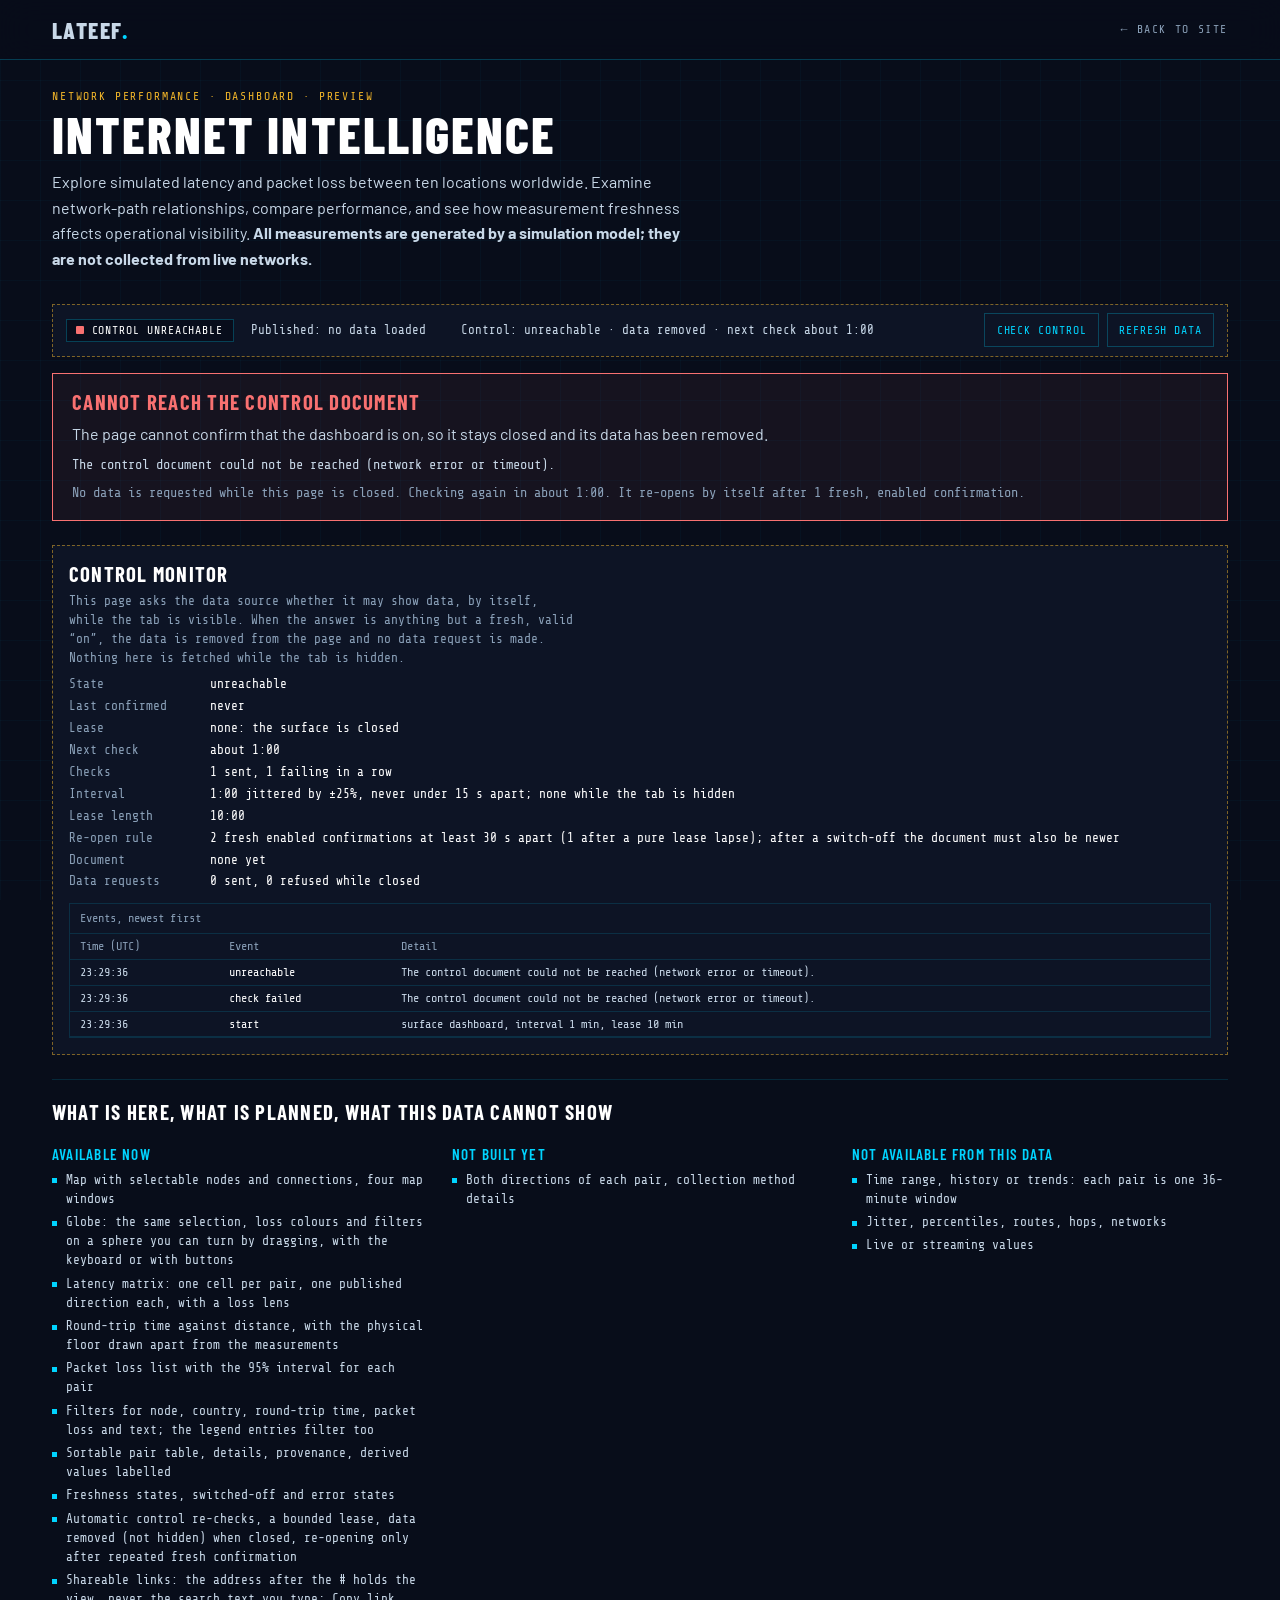
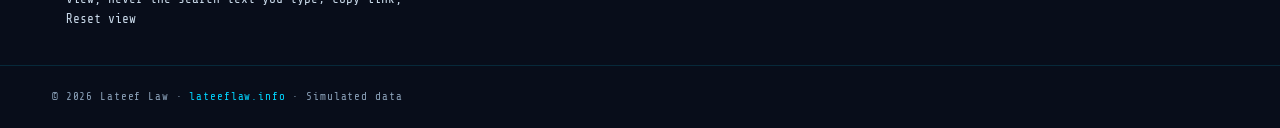
<file: intelligence/index.html>
<!DOCTYPE html>
<html lang="en" data-dash>
<head>
  <meta charset="UTF-8" />
  <meta name="viewport" content="width=device-width, initial-scale=1.0" />
  <title>Internet Intelligence | Lateef Law</title>
  <meta name="description" content="Interactive dashboard of simulated round-trip time and packet loss between ten locations worldwide. All measurements are generated by a simulation model, not collected from live networks." />
  <meta name="robots" content="noindex, nofollow" />
  <meta name="author" content="Lateef Law" />
  <link rel="preconnect" href="https://fonts.googleapis.com" />
  <link rel="preconnect" href="https://fonts.gstatic.com" crossorigin />
  <link href="https://fonts.googleapis.com/css2?family=Barlow+Condensed:wght@400;600;700;800&family=Barlow:wght@300;400;500;600&family=Share+Tech+Mono&display=swap" rel="stylesheet" />
  <link rel="icon" href="../favicon.svg" type="image/svg+xml" />
  <link rel="stylesheet" href="dash.css" />
  <script type="module" src="dash.js"></script>
</head>
<body data-phase="loading" data-sim="1" aria-busy="true">
  <a class="skip" href="#main">Skip to the dashboard</a>

  <nav id="navbar" aria-label="Site">
    <div class="container nav-inner">
      <a href="../index.html" class="nav-logo">LATEEF<span>.</span></a>
      <a href="../index.html#projects" class="nav-back">&larr; Back to Site</a>
    </div>
  </nav>

  <main id="main" class="container">
    <header class="head">
      <p class="kicker">Network performance &middot; Dashboard &middot; Preview</p>
      <h1>Internet Intelligence</h1>
      <p class="lede">Explore simulated latency and packet loss between ten locations worldwide. Examine network-path relationships, compare performance, and see how measurement freshness affects operational visibility. <strong>All measurements are generated by a simulation model; they are not collected from live networks.</strong></p>
    </header>

    <div id="banner" class="banner" role="note" hidden></div>

    <section id="status" class="status" aria-label="Data status">
      <span id="st-chip" class="chip tone-m" data-state="LOADING"><i class="dot"></i>LOADING</span>
      <span id="st-pub">Published: no data loaded</span>
      <span id="st-newest"></span>
      <span id="st-ctl">Control: not checked yet</span>
      <span class="status-actions">
        <button type="button" id="btn-check" class="btn small">Check control</button>
        <button type="button" id="btn-refresh" class="btn small">Refresh data</button>
      </span>
    </section>

    <section id="gate" class="gate" hidden><div id="gate-body"></div></section>

    <div id="app" hidden>
      <div id="dataonly">
        <section id="kpis" class="kpis" aria-label="Summary of all published pairs"></section>

        <form id="filters" class="filters" role="search" aria-label="Filter the pairs" autocomplete="off">
          <label class="fld">Node<select id="f-node"><option value="all">All nodes</option></select></label>
          <label class="fld">Country<select id="f-country"><option value="all">All countries</option></select></label>
          <label class="fld sm">RTT from (ms)<input id="f-rttmin" type="number" min="0" step="1" inputmode="decimal" placeholder="0" /></label>
          <label class="fld sm">RTT to (ms)<input id="f-rttmax" type="number" min="0" step="1" inputmode="decimal" placeholder="any" /></label>
          <label class="fld">Packet loss
            <select id="f-loss"><option value="any">Any</option><option value="lossy">Only pairs with loss</option><option value="clean">Only pairs without loss</option></select>
          </label>
          <label class="fld grow">Search<input id="f-text" type="search" maxlength="60" placeholder="city, country, id, quality" /></label>
          <button type="button" id="f-reset" class="btn">Reset filters</button>
          <output id="f-count" class="count" for="f-node f-country f-rttmin f-rttmax f-loss f-text" aria-live="polite"></output>
        </form>
        <div class="linkbar"><button type="button" id="btn-copy" class="btn small">Copy link</button><button type="button" id="btn-reset-view" class="btn small">Reset view</button><span id="link-note" class="count"></span><label class="fld grow" id="link-box" hidden>Link to this view<input id="link-text" type="text" readonly /></label></div>

        <div class="grid">
          <section class="card mapcard" aria-labelledby="map-h">
            <div class="cardhead"><h2 id="map-h">Map</h2>
              <div class="cardtools">
                <div id="viewsw" class="viewsw" role="group" aria-label="Choose how to see the pairs: flat map, globe, latency matrix, round-trip time against distance, or packet loss"><button type="button" id="v-map" class="btn small" aria-pressed="true" aria-label="Show the flat map">Map</button><button type="button" id="v-globe" class="btn small" aria-pressed="false" aria-label="Show the globe">Globe</button><button type="button" id="v-matrix" class="btn small" aria-pressed="false" aria-label="Show the latency matrix">Matrix</button><button type="button" id="v-dist" class="btn small" aria-pressed="false" aria-label="Show round-trip time against distance">Distance</button><button type="button" id="v-loss" class="btn small" aria-pressed="false" aria-label="Show the packet loss list">Loss</button></div>
                <div id="lenssw" class="viewsw" role="group" aria-label="Colour the matrix and the chart by" hidden><button type="button" id="l-rtt" class="btn small" aria-pressed="true" aria-label="Colour by round-trip time">By RTT</button><button type="button" id="l-loss" class="btn small" aria-pressed="false" aria-label="Colour by packet loss, the loss lens">By loss</button></div>
                <div id="zoombar" class="zoombar" role="group" aria-label="Map view"></div>
              </div>
            </div>
            <div id="framebar" class="framebar" hidden></div>
            <div id="mapwrap" class="mapwrap"><svg id="map" role="group" aria-label="Map" preserveAspectRatio="xMidYMid meet"></svg></div>
            <div id="globebox" hidden>
              <div id="globebar" class="framebar idle" data-mode="idle"></div>
              <div id="globectl" class="globectl"></div>
              <div id="globewrap" class="globewrap"><svg id="globe" role="group" tabindex="0" aria-label="Globe" aria-describedby="globe-help" preserveAspectRatio="xMidYMid meet"></svg></div>
              <p id="globe-help" class="sr">Arrow keys turn the globe and Home returns to the starting view. Every location can also be chosen with the buttons below the globe.</p>
            </div>
            <div id="stage" class="stage is-off">
              <div id="stagebar" class="framebar idle" data-mode="idle"></div>
              <div id="mxbox" class="is-off">
                <div class="stage-tools"><label class="fld">Order the locations<select id="mx-order"><option value="alpha">Alphabetical</option><option value="west">West to east</option><option value="rtt">Median round-trip time</option></select></label></div>
                <div id="mxwrap" class="mxwrap"></div>
              </div>
              <div id="scbox" hidden><div id="scwrap" class="scwrap"></div></div>
              <div id="lsbox" hidden><div id="lswrap" class="lswrap"></div></div>
            </div>
            <ul id="legend" class="legend" aria-label="Legend and filters"></ul>
            <div id="chips" class="chips" role="group" aria-label="Select a node"></div>
          </section>
          <aside id="inspector" class="card insp" aria-label="Details of the selection"></aside>
        </div>
      </div>

      <section class="card tabs" aria-label="Pairs, provenance and freshness">
        <div class="tablist" role="tablist" aria-label="Views">
          <button type="button" id="tab-pairs" role="tab" aria-controls="panel-pairs" aria-selected="true">Pairs</button>
          <button type="button" id="tab-prov" role="tab" aria-controls="panel-prov" aria-selected="false" tabindex="-1">Provenance</button>
          <button type="button" id="tab-fresh" role="tab" aria-controls="panel-fresh" aria-selected="false" tabindex="-1">Freshness</button>
        </div>
        <div id="panel-pairs" role="tabpanel" aria-labelledby="tab-pairs">
          <div class="sortbar"><label class="fld">Sort by<select id="sortSel"></select></label><button type="button" id="sortDir" class="btn small">Descending</button></div>
          <div class="tablewrap">
            <table id="pairs"><caption class="sr">Published pairs, one direction each, with round-trip time, packet loss, observation time, age, quality and distance. Column headers sort the table.</caption><thead><tr id="thead-row"></tr></thead><tbody id="tbody"></tbody></table>
          </div>
          <ul id="cards" class="cards" aria-label="Pairs"></ul>
        </div>
        <div id="panel-prov" role="tabpanel" aria-labelledby="tab-prov" class="panel" hidden></div>
        <div id="panel-fresh" role="tabpanel" aria-labelledby="tab-fresh" class="panel" hidden></div>
      </section>
    </div>

    <section id="ctl" class="card ctl" aria-labelledby="ctl-h">
      <h2 id="ctl-h">Control monitor</h2>
      <p class="ctl-intro">This page asks the data source whether it may show data, by itself, while the tab is visible. When the answer is anything but a fresh, valid &ldquo;on&rdquo;, the data is removed from the page and no data request is made. Nothing here is fetched while the tab is hidden.</p>
      <div id="ctl-body"></div>
    </section>

    <section id="limits" class="limits" aria-labelledby="limits-h">
      <h2 id="limits-h">What is here, what is planned, what this data cannot show</h2>
      <div class="limits-grid">
        <div><h3>Available now</h3><ul>
          <li>Map with selectable nodes and connections, four map windows</li>
          <li>Globe: the same selection, loss colours and filters on a sphere you can turn by dragging, with the keyboard or with buttons</li>
          <li>Latency matrix: one cell per pair, one published direction each, with a loss lens</li>
          <li>Round-trip time against distance, with the physical floor drawn apart from the measurements</li>
          <li>Packet loss list with the 95% interval for each pair</li>
          <li>Filters for node, country, round-trip time, packet loss and text; the legend entries filter too</li>
          <li>Sortable pair table, details, provenance, derived values labelled</li>
          <li>Freshness states, switched-off and error states</li>
          <li>Automatic control re-checks, a bounded lease, data removed (not hidden) when closed, re-opening only after repeated fresh confirmation</li>
          <li>Shareable links: the address after the # holds the view, never the search text you type; Copy link, Reset view</li>
        </ul></div>
        <div><h3>Not built yet</h3><ul>
          <li>Both directions of each pair, collection method details</li>
        </ul></div>
        <div><h3>Not available from this data</h3><ul>
          <li>Time range, history or trends: each pair is one 36-minute window</li>
          <li>Jitter, percentiles, routes, hops, networks</li>
          <li>Live or streaming values</li>
        </ul></div>
      </div>
    </section>
  </main>

  <footer>
    <div class="container footer-inner"><p class="footer-copy">&copy; 2026 Lateef Law &middot; <a href="../index.html">lateeflaw.info</a> &middot; Simulated data</p></div>
  </footer>

  <div id="live" class="sr" role="status" aria-live="polite"></div>
  <div id="tip" role="tooltip" hidden></div>
  <noscript><p class="noscript">This dashboard needs JavaScript. Nothing is loaded without it.</p></noscript>
</body>
</html>
</file>
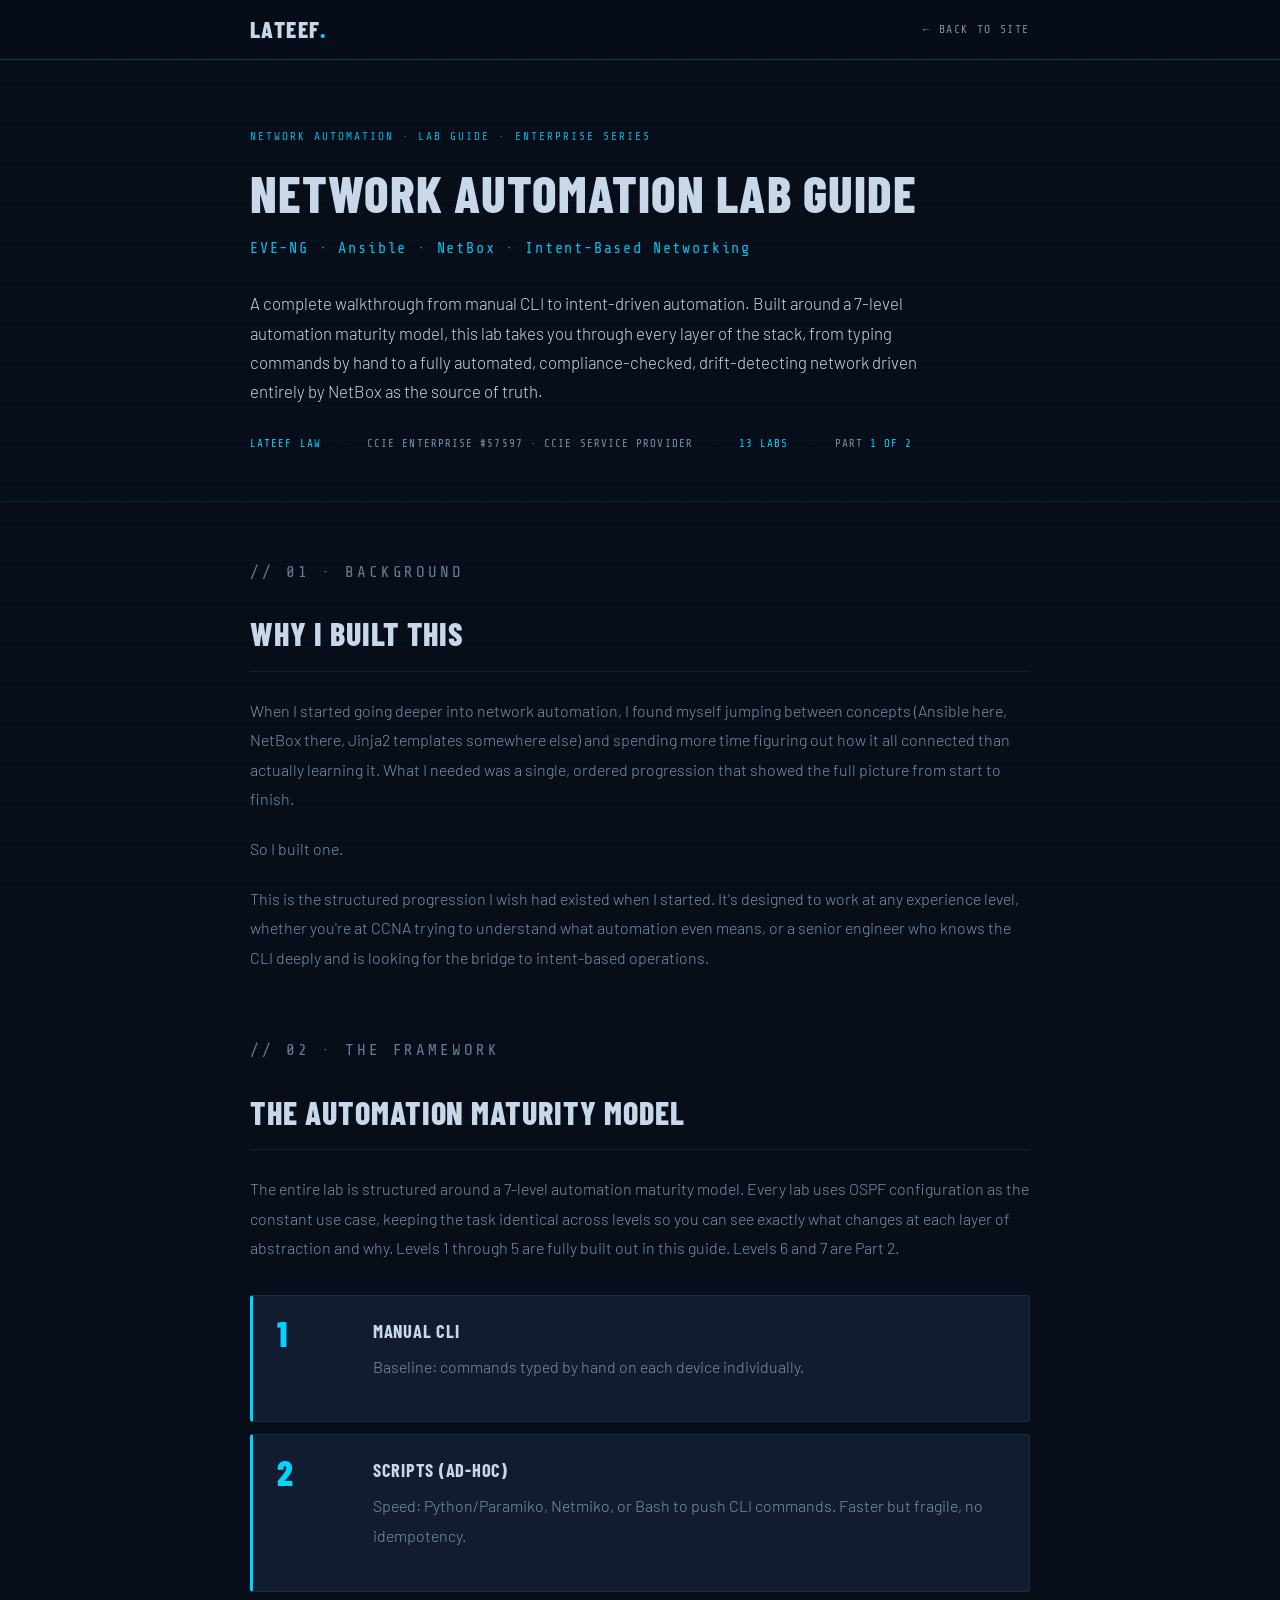
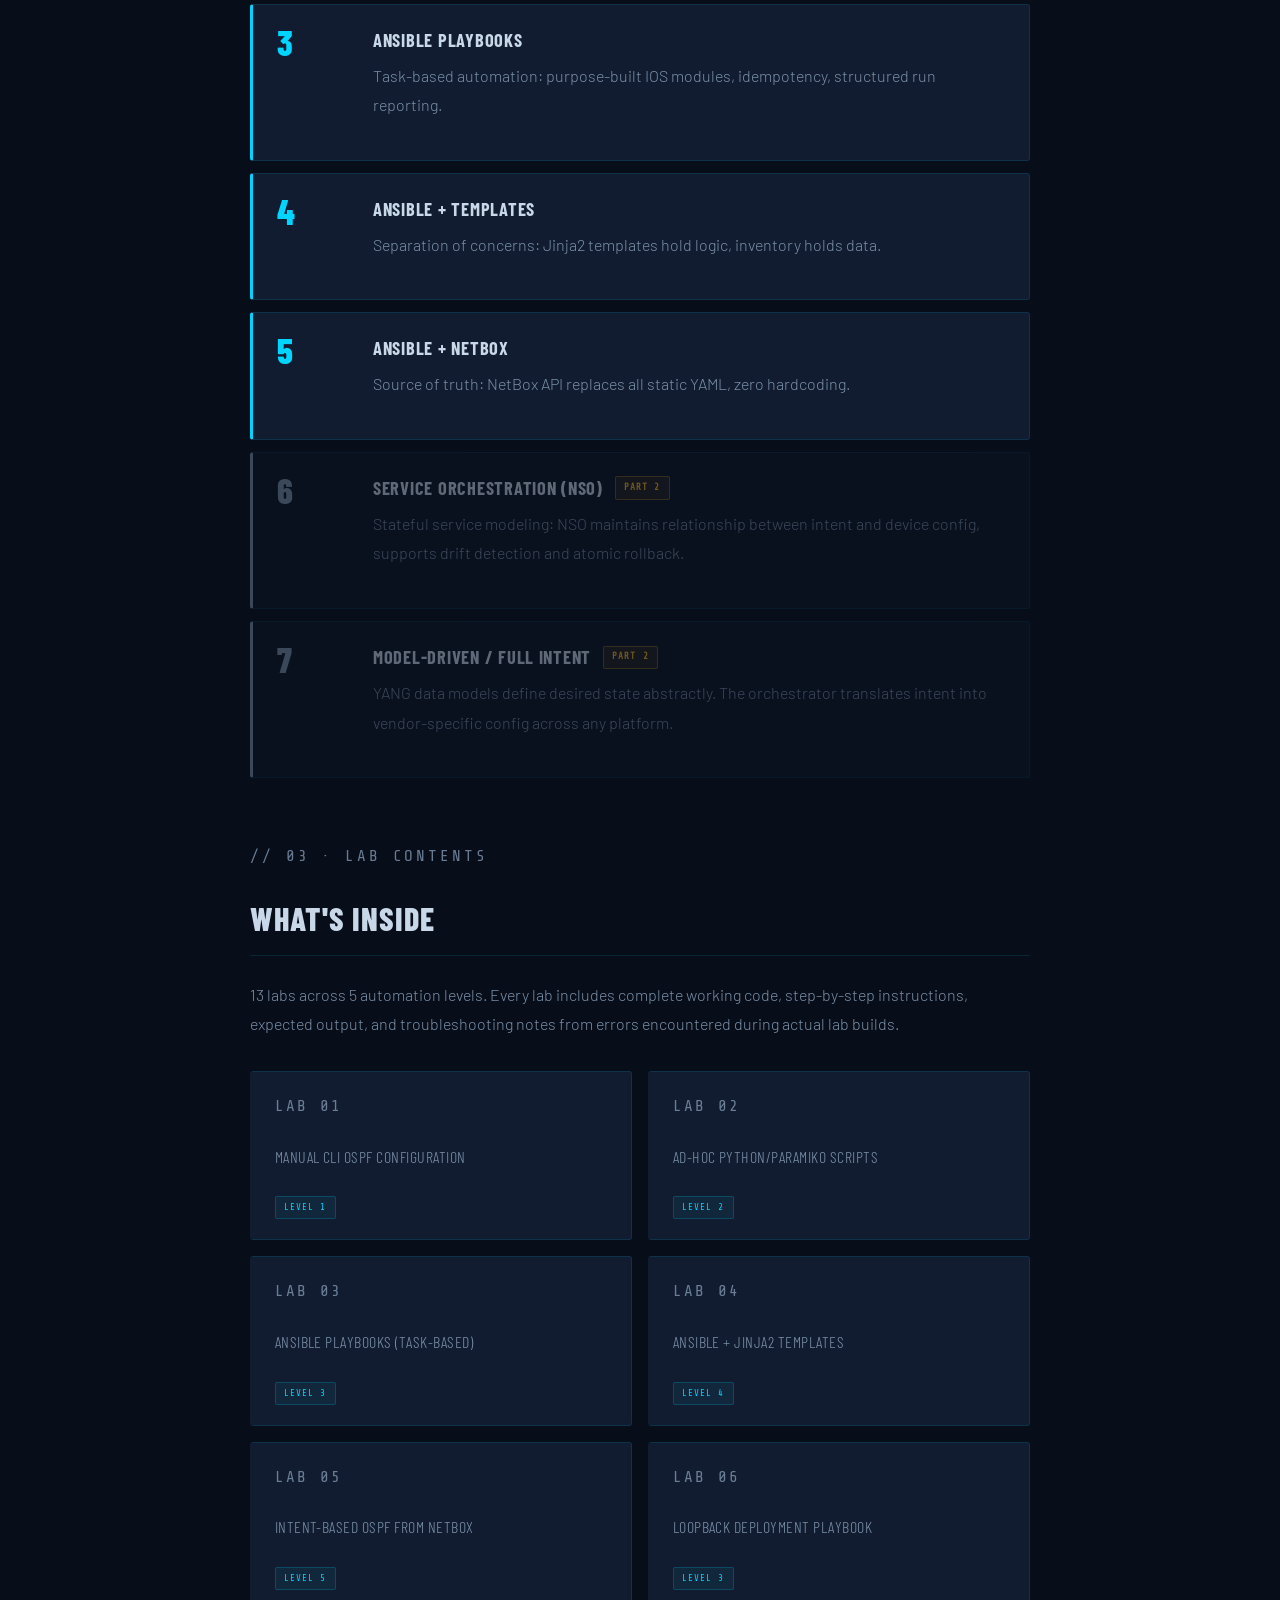
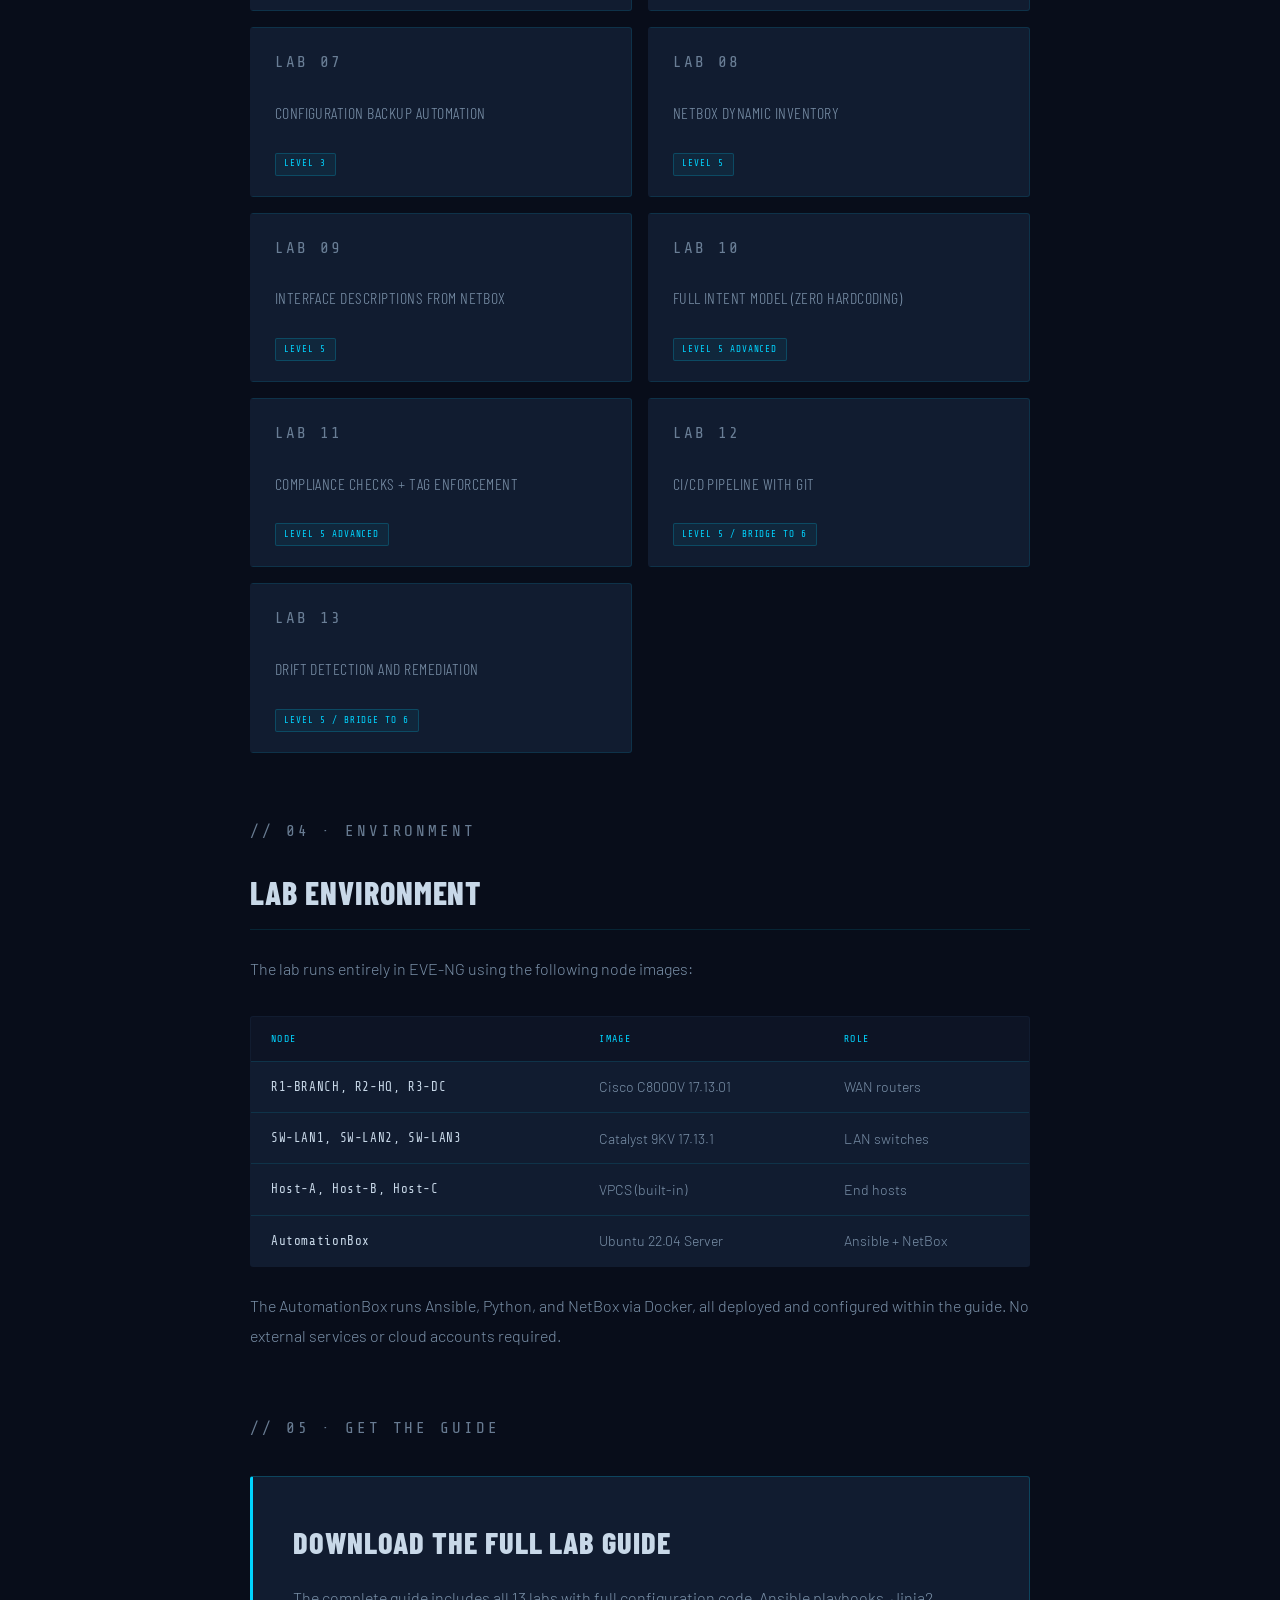
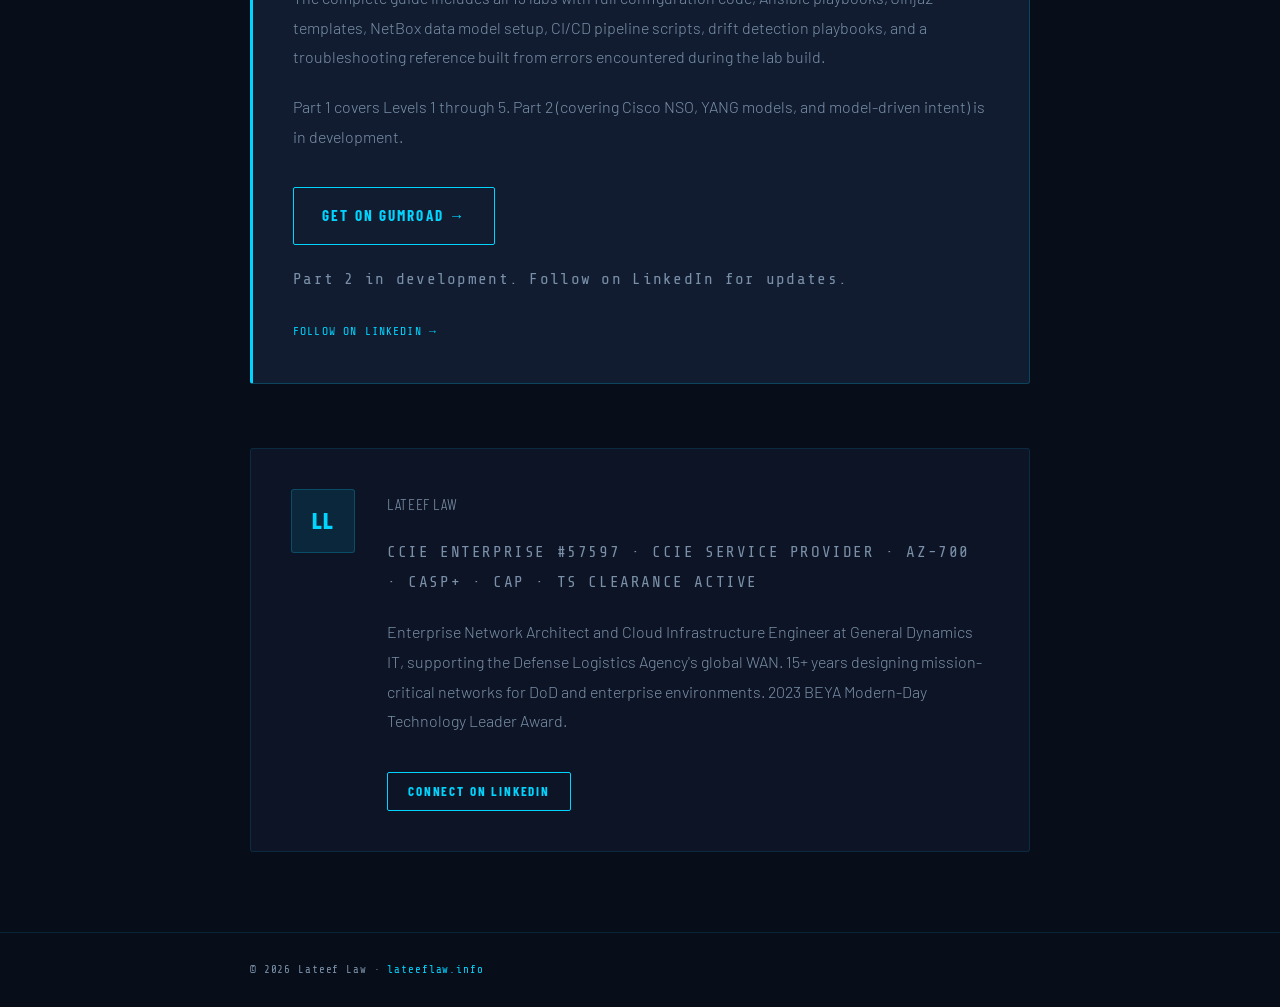
<file: lab/index.html>
<!DOCTYPE html>
<html lang="en">
<head>
  <meta charset="UTF-8" />
  <meta name="viewport" content="width=device-width, initial-scale=1.0" />
  <title>Network Automation Lab Guide | Lateef Law</title>
  <meta name="description" content="A complete network automation lab walkthrough from manual CLI to intent-driven automation. EVE-NG, Ansible, NetBox, Jinja2 templates, CI/CD pipelines, and drift detection. Built and documented by a dual CCIE enterprise network architect.">
  <meta name="author" content="Lateef Law">
  <meta property="og:title" content="Network Automation Lab Guide | EVE-NG · Ansible · NetBox · Intent-Based Networking">
  <meta property="og:description" content="A complete walkthrough from manual CLI to intent-driven automation. 13 labs across a 7-level automation maturity model.">
  <meta property="og:url" content="https://lateeflaw.info/lab/">
  <meta property="og:type" content="article">
  <link rel="preconnect" href="https://fonts.googleapis.com" />
  <link rel="preconnect" href="https://fonts.gstatic.com" crossorigin />
  <link href="https://fonts.googleapis.com/css2?family=Barlow+Condensed:wght@400;600;700;800&family=Barlow:wght@300;400;500;600&family=Share+Tech+Mono&display=swap" rel="stylesheet" />
  <style>
    *, *::before, *::after { box-sizing: border-box; margin: 0; padding: 0; }

    :root {
      --bg0:        #080d1a;
      --bg1:        #0d1425;
      --bg2:        #111c30;
      --accent:     #00d4ff;
      --accent-dim: rgba(0,212,255,0.1);
      --accent-glow:rgba(0,212,255,0.3);
      --gold:       #f0b429;
      --green:      #22c55e;
      --text:       #c8d8e8;
      --muted:      #7a90a8;
      --border:     rgba(0,212,255,0.12);
      --border-mid: rgba(0,212,255,0.22);
    }

    html { scroll-behavior: smooth; }

    body {
      background: var(--bg0);
      color: var(--text);
      font-family: 'Barlow', sans-serif;
      font-size: 16px;
      line-height: 1.65;
      overflow-x: hidden;
    }

    /* Grid background */
    body::before {
      content: '';
      position: fixed;
      inset: 0;
      background-image:
        linear-gradient(rgba(0,212,255,0.03) 1px, transparent 1px),
        linear-gradient(90deg, rgba(0,212,255,0.03) 1px, transparent 1px);
      background-size: 40px 40px;
      pointer-events: none;
      z-index: 0;
    }

    ::-webkit-scrollbar { width: 5px; }
    ::-webkit-scrollbar-track { background: var(--bg0); }
    ::-webkit-scrollbar-thumb { background: var(--accent); border-radius: 3px; }
    ::selection { background: var(--accent); color: #000; }

    .container {
      max-width: 860px;
      margin: 0 auto;
      padding: 0 2.5rem;
      position: relative;
      z-index: 1;
    }

    /* ── NAVBAR ── */
    #navbar {
      position: fixed;
      top: 0; left: 0; right: 0;
      z-index: 999;
      height: 60px;
      display: flex;
      align-items: center;
      background: rgba(8,13,26,0.92);
      backdrop-filter: blur(18px);
      -webkit-backdrop-filter: blur(18px);
      border-bottom: 1px solid rgba(0,212,255,0.25);
    }
    .nav-inner {
      display: flex;
      align-items: center;
      justify-content: space-between;
      width: 100%;
    }
    .nav-logo {
      font-family: 'Barlow Condensed', sans-serif;
      font-weight: 800;
      font-size: 1.45rem;
      color: var(--text);
      text-decoration: none;
      letter-spacing: 0.06em;
      text-transform: uppercase;
    }
    .nav-logo span { color: var(--accent); }
    .nav-back {
      font-family: 'Share Tech Mono', monospace;
      font-size: 0.72rem;
      color: var(--muted);
      text-decoration: none;
      letter-spacing: 0.14em;
      text-transform: uppercase;
      transition: color 0.2s;
    }
    .nav-back:hover { color: var(--accent); }

    /* ── ARTICLE HEADER ── */
    .article-header {
      padding: 8rem 0 3rem;
      border-bottom: 1px solid var(--border);
    }
    .article-category {
      font-family: 'Share Tech Mono', monospace;
      font-size: 0.7rem;
      color: var(--accent);
      letter-spacing: 0.18em;
      text-transform: uppercase;
      opacity: 0.85;
      margin-bottom: 1.25rem;
    }
    .article-title {
      font-family: 'Barlow Condensed', sans-serif;
      font-weight: 800;
      font-size: clamp(2.1rem, 5vw, 3.2rem);
      line-height: 1.05;
      text-transform: uppercase;
      letter-spacing: 0.02em;
      margin-bottom: 1rem;
      color: var(--text);
    }
    .article-subtitle {
      font-family: 'Share Tech Mono', monospace;
      font-size: 0.95rem;
      color: var(--accent);
      letter-spacing: 0.12em;
      margin-bottom: 1.75rem;
      opacity: 0.9;
    }
    .article-lede {
      font-size: 1.05rem;
      color: var(--text);
      line-height: 1.75;
      font-weight: 300;
      margin-bottom: 1.75rem;
      max-width: 720px;
    }
    .article-meta {
      display: flex;
      flex-wrap: wrap;
      gap: 1.25rem;
      align-items: center;
    }
    .article-meta-item {
      font-family: 'Share Tech Mono', monospace;
      font-size: 0.68rem;
      color: var(--muted);
      letter-spacing: 0.1em;
      text-transform: uppercase;
    }
    .article-meta-item span { color: var(--accent); }
    .article-meta-sep {
      color: var(--border-mid);
      font-family: 'Share Tech Mono', monospace;
      font-size: 0.68rem;
    }

    /* ── ARTICLE BODY ── */
    .article-body {
      padding: 3.5rem 0 5rem;
    }
    .section-block {
      margin-bottom: 4rem;
    }
    .section-label {
      font-family: 'Share Tech Mono', monospace;
      font-size: 0.72rem;
      color: var(--accent);
      letter-spacing: 0.18em;
      text-transform: uppercase;
      opacity: 0.85;
      margin-bottom: 1rem;
    }
    .section-title {
      font-family: 'Barlow Condensed', sans-serif;
      font-weight: 800;
      font-size: clamp(1.5rem, 3vw, 2rem);
      text-transform: uppercase;
      letter-spacing: 0.03em;
      color: var(--text);
      margin-bottom: 1.5rem;
      padding-bottom: 0.65rem;
      border-bottom: 1px solid var(--border);
    }
    .article-body p {
      font-size: 1rem;
      color: var(--muted);
      line-height: 1.85;
      font-weight: 300;
      margin-bottom: 1.25rem;
    }
    .article-body p strong {
      color: var(--text);
      font-weight: 600;
    }

    /* ── MATURITY MODEL TABLE ── */
    .maturity-table {
      margin-top: 2rem;
      display: flex;
      flex-direction: column;
      gap: 0.75rem;
    }
    .maturity-row {
      display: grid;
      grid-template-columns: 72px 1fr;
      gap: 1.5rem;
      padding: 1.25rem 1.5rem;
      background: var(--bg2);
      border: 1px solid var(--border);
      border-left: 3px solid var(--accent);
      border-radius: 3px;
      align-items: start;
    }
    .maturity-row.inactive {
      opacity: 0.45;
      border-left-color: var(--muted);
      background: var(--bg1);
    }
    .maturity-level {
      font-family: 'Barlow Condensed', sans-serif;
      font-weight: 800;
      font-size: 2.2rem;
      color: var(--accent);
      line-height: 1;
      letter-spacing: 0.02em;
    }
    .maturity-row.inactive .maturity-level {
      color: var(--muted);
    }
    .maturity-stage {
      font-family: 'Barlow Condensed', sans-serif;
      font-weight: 700;
      font-size: 1.15rem;
      text-transform: uppercase;
      letter-spacing: 0.04em;
      color: var(--text);
      margin-bottom: 0.35rem;
      display: flex;
      align-items: center;
      gap: 0.75rem;
      flex-wrap: wrap;
    }
    .maturity-desc {
      font-size: 0.9rem;
      color: var(--muted);
      line-height: 1.7;
      font-weight: 300;
    }
    .part2-badge {
      display: inline-block;
      font-family: 'Share Tech Mono', monospace;
      font-size: 0.58rem;
      padding: 0.18rem 0.5rem;
      background: rgba(240,180,41,0.1);
      border: 1px solid rgba(240,180,41,0.35);
      color: var(--gold);
      border-radius: 2px;
      letter-spacing: 0.12em;
      text-transform: uppercase;
    }

    /* ── LAB GRID ── */
    .lab-grid {
      margin-top: 2rem;
      display: grid;
      grid-template-columns: repeat(2, 1fr);
      gap: 1rem;
    }
    .lab-card {
      background: var(--bg2);
      border: 1px solid var(--border);
      border-left: 3px solid transparent;
      border-radius: 3px;
      padding: 1.25rem 1.35rem;
      transition: background 0.2s, border-color 0.25s;
    }
    .lab-card:hover {
      background: #152035;
      border-left-color: var(--accent);
    }
    .lab-num {
      font-family: 'Share Tech Mono', monospace;
      font-size: 0.62rem;
      color: var(--accent);
      letter-spacing: 0.14em;
      text-transform: uppercase;
      opacity: 0.85;
      margin-bottom: 0.45rem;
    }
    .lab-name {
      font-family: 'Barlow Condensed', sans-serif;
      font-weight: 700;
      font-size: 1.05rem;
      text-transform: uppercase;
      letter-spacing: 0.03em;
      color: var(--text);
      line-height: 1.25;
      margin-bottom: 0.6rem;
    }
    .lab-level {
      display: inline-block;
      font-family: 'Share Tech Mono', monospace;
      font-size: 0.58rem;
      padding: 0.18rem 0.55rem;
      background: rgba(0,212,255,0.06);
      border: 1px solid rgba(0,212,255,0.2);
      color: var(--accent);
      border-radius: 2px;
      letter-spacing: 0.1em;
      text-transform: uppercase;
    }

    /* ── ENVIRONMENT TABLE ── */
    .env-table {
      margin: 2rem 0 1.5rem;
      width: 100%;
      border-collapse: collapse;
      background: var(--bg2);
      border: 1px solid var(--border);
      border-radius: 3px;
      overflow: hidden;
    }
    .env-table th, .env-table td {
      padding: 0.85rem 1.25rem;
      text-align: left;
      border-bottom: 1px solid var(--border);
      font-size: 0.88rem;
    }
    .env-table th {
      font-family: 'Share Tech Mono', monospace;
      font-size: 0.62rem;
      color: var(--accent);
      letter-spacing: 0.14em;
      text-transform: uppercase;
      background: var(--bg1);
      font-weight: 400;
    }
    .env-table td {
      color: var(--muted);
      font-weight: 300;
    }
    .env-table td:first-child {
      color: var(--text);
      font-family: 'Share Tech Mono', monospace;
      font-size: 0.78rem;
      letter-spacing: 0.05em;
    }
    .env-table tbody tr:last-child td { border-bottom: none; }

    /* ── DOWNLOAD CTA ── */
    .download-card {
      background: var(--bg2);
      border: 1px solid var(--border-mid);
      border-left: 3px solid var(--accent);
      border-radius: 3px;
      padding: 2.5rem;
      margin-top: 2rem;
    }
    .download-heading {
      font-family: 'Barlow Condensed', sans-serif;
      font-weight: 800;
      font-size: clamp(1.4rem, 2.8vw, 1.9rem);
      text-transform: uppercase;
      letter-spacing: 0.03em;
      color: var(--text);
      margin-bottom: 1rem;
    }
    .download-btn {
      display: inline-flex;
      align-items: center;
      gap: 0.6rem;
      margin-top: 1rem;
      padding: 0.95rem 1.75rem;
      font-family: 'Barlow Condensed', sans-serif;
      font-size: 0.95rem;
      font-weight: 700;
      letter-spacing: 0.14em;
      text-transform: uppercase;
      text-decoration: none;
      border-radius: 2px;
      background: transparent;
      color: var(--accent);
      border: 1px solid var(--accent);
      transition: all 0.22s ease;
      position: relative;
    }
    .download-btn:hover {
      background: var(--accent);
      color: #000;
      box-shadow: 0 0 24px var(--accent-glow);
    }
    .download-note {
      font-family: 'Share Tech Mono', monospace;
      font-size: 0.68rem;
      color: var(--muted);
      letter-spacing: 0.08em;
      margin-top: 1.25rem;
    }
    .linkedin-link {
      display: inline-block;
      margin-top: 0.5rem;
      font-family: 'Share Tech Mono', monospace;
      font-size: 0.72rem;
      color: var(--accent);
      text-decoration: none;
      letter-spacing: 0.1em;
      text-transform: uppercase;
      transition: color 0.2s;
    }
    .linkedin-link:hover { color: var(--text); }

    /* ── AUTHOR BIO ── */
    .author-section {
      padding: 2.5rem;
      background: var(--bg1);
      border: 1px solid var(--border);
      border-radius: 3px;
      margin-top: 4rem;
      display: flex;
      gap: 2rem;
      align-items: flex-start;
    }
    .author-avatar-lg {
      width: 64px; height: 64px;
      border-radius: 3px;
      background: var(--accent-dim);
      border: 1px solid var(--border-mid);
      display: flex;
      align-items: center;
      justify-content: center;
      font-family: 'Barlow Condensed', sans-serif;
      font-size: 1.4rem;
      font-weight: 800;
      color: var(--accent);
      flex-shrink: 0;
      letter-spacing: 0.05em;
    }
    .author-bio-name {
      font-family: 'Barlow Condensed', sans-serif;
      font-weight: 800;
      font-size: 1.1rem;
      text-transform: uppercase;
      letter-spacing: 0.04em;
      color: var(--text);
      margin-bottom: 0.25rem;
    }
    .author-bio-title {
      font-family: 'Share Tech Mono', monospace;
      font-size: 0.65rem;
      color: var(--accent);
      letter-spacing: 0.1em;
      text-transform: uppercase;
      margin-bottom: 0.75rem;
    }
    .author-bio-desc {
      font-size: 0.88rem;
      color: var(--muted);
      line-height: 1.75;
      font-weight: 300;
    }
    .author-cta {
      display: inline-flex;
      align-items: center;
      gap: 0.5rem;
      margin-top: 1rem;
      padding: 0.5rem 1.25rem;
      font-family: 'Barlow Condensed', sans-serif;
      font-size: 0.82rem;
      font-weight: 700;
      letter-spacing: 0.14em;
      text-transform: uppercase;
      text-decoration: none;
      border-radius: 2px;
      background: transparent;
      color: var(--accent);
      border: 1px solid var(--accent);
      transition: all 0.22s ease;
    }
    .author-cta:hover { background: var(--accent); color: #000; }

    /* ── FOOTER ── */
    footer {
      padding: 1.75rem 0;
      background: var(--bg0);
      border-top: 1px solid var(--border);
      position: relative;
      z-index: 1;
    }
    .footer-inner {
      display: flex;
      align-items: center;
      justify-content: space-between;
      flex-wrap: wrap;
      gap: 1rem;
    }
    .footer-copy {
      font-family: 'Share Tech Mono', monospace;
      font-size: 0.68rem;
      color: var(--muted);
      letter-spacing: 0.08em;
    }
    .footer-copy a { color: var(--accent); text-decoration: none; }

    @media (max-width: 768px) {
      .lab-grid { grid-template-columns: 1fr; }
      .maturity-row { grid-template-columns: 56px 1fr; gap: 1rem; padding: 1rem 1.1rem; }
      .maturity-level { font-size: 1.8rem; }
    }

    @media (max-width: 600px) {
      .container { padding: 0 1.25rem; }
      .article-header { padding: 7rem 0 2.5rem; }
      .author-section { flex-direction: column; gap: 1.25rem; }
      .download-card { padding: 1.75rem 1.35rem; }
      .env-table th, .env-table td { padding: 0.7rem 0.85rem; font-size: 0.8rem; }
    }
  </style>
</head>
<body>

  <!-- NAVBAR -->
  <nav id="navbar">
    <div class="container nav-inner">
      <a href="../index.html" class="nav-logo">LATEEF<span>.</span></a>
      <a href="../index.html#projects" class="nav-back">← Back to Site</a>
    </div>
  </nav>

  <!-- ARTICLE HEADER -->
  <header class="article-header">
    <div class="container">
      <p class="article-category">Network Automation · Lab Guide · Enterprise Series</p>
      <h1 class="article-title">Network Automation Lab Guide</h1>
      <p class="article-subtitle">EVE-NG · Ansible · NetBox · Intent-Based Networking</p>
      <p class="article-lede">A complete walkthrough from manual CLI to intent-driven automation. Built around a 7-level automation maturity model, this lab takes you through every layer of the stack, from typing commands by hand to a fully automated, compliance-checked, drift-detecting network driven entirely by NetBox as the source of truth.</p>
      <div class="article-meta">
        <span class="article-meta-item"><span>Lateef Law</span></span>
        <span class="article-meta-sep">·</span>
        <span class="article-meta-item">CCIE Enterprise #57597 · CCIE Service Provider</span>
        <span class="article-meta-sep">·</span>
        <span class="article-meta-item"><span>13 Labs</span></span>
        <span class="article-meta-sep">·</span>
        <span class="article-meta-item">Part <span>1 of 2</span></span>
      </div>
    </div>
  </header>

  <!-- ARTICLE BODY -->
  <article class="article-body">
    <div class="container">

      <!-- ── SECTION 1 — WHY I BUILT THIS ── -->
      <section class="section-block">
        <p class="section-label">// 01 · Background</p>
        <h2 class="section-title">Why I Built This</h2>
        <p>When I started going deeper into network automation, I found myself jumping between concepts (Ansible here, NetBox there, Jinja2 templates somewhere else) and spending more time figuring out how it all connected than actually learning it. What I needed was a single, ordered progression that showed the full picture from start to finish.</p>
        <p>So I built one.</p>
        <p>This is the structured progression I wish had existed when I started. It's designed to work at any experience level, whether you're at CCNA trying to understand what automation even means, or a senior engineer who knows the CLI deeply and is looking for the bridge to intent-based operations.</p>
      </section>

      <!-- ── SECTION 2 — MATURITY MODEL ── -->
      <section class="section-block">
        <p class="section-label">// 02 · The Framework</p>
        <h2 class="section-title">The Automation Maturity Model</h2>
        <p>The entire lab is structured around a 7-level automation maturity model. Every lab uses OSPF configuration as the constant use case, keeping the task identical across levels so you can see exactly what changes at each layer of abstraction and why. Levels 1 through 5 are fully built out in this guide. Levels 6 and 7 are Part 2.</p>

        <div class="maturity-table">

          <div class="maturity-row">
            <div class="maturity-level">1</div>
            <div>
              <div class="maturity-stage">Manual CLI</div>
              <p class="maturity-desc">Baseline: commands typed by hand on each device individually.</p>
            </div>
          </div>

          <div class="maturity-row">
            <div class="maturity-level">2</div>
            <div>
              <div class="maturity-stage">Scripts (Ad-hoc)</div>
              <p class="maturity-desc">Speed: Python/Paramiko, Netmiko, or Bash to push CLI commands. Faster but fragile, no idempotency.</p>
            </div>
          </div>

          <div class="maturity-row">
            <div class="maturity-level">3</div>
            <div>
              <div class="maturity-stage">Ansible Playbooks</div>
              <p class="maturity-desc">Task-based automation: purpose-built IOS modules, idempotency, structured run reporting.</p>
            </div>
          </div>

          <div class="maturity-row">
            <div class="maturity-level">4</div>
            <div>
              <div class="maturity-stage">Ansible + Templates</div>
              <p class="maturity-desc">Separation of concerns: Jinja2 templates hold logic, inventory holds data.</p>
            </div>
          </div>

          <div class="maturity-row">
            <div class="maturity-level">5</div>
            <div>
              <div class="maturity-stage">Ansible + NetBox</div>
              <p class="maturity-desc">Source of truth: NetBox API replaces all static YAML, zero hardcoding.</p>
            </div>
          </div>

          <div class="maturity-row inactive">
            <div class="maturity-level">6</div>
            <div>
              <div class="maturity-stage">Service Orchestration (NSO) <span class="part2-badge">Part 2</span></div>
              <p class="maturity-desc">Stateful service modeling: NSO maintains relationship between intent and device config, supports drift detection and atomic rollback.</p>
            </div>
          </div>

          <div class="maturity-row inactive">
            <div class="maturity-level">7</div>
            <div>
              <div class="maturity-stage">Model-Driven / Full Intent <span class="part2-badge">Part 2</span></div>
              <p class="maturity-desc">YANG data models define desired state abstractly. The orchestrator translates intent into vendor-specific config across any platform.</p>
            </div>
          </div>

        </div>
      </section>

      <!-- ── SECTION 3 — WHAT'S INSIDE ── -->
      <section class="section-block">
        <p class="section-label">// 03 · Lab Contents</p>
        <h2 class="section-title">What's Inside</h2>
        <p>13 labs across 5 automation levels. Every lab includes complete working code, step-by-step instructions, expected output, and troubleshooting notes from errors encountered during actual lab builds.</p>

        <div class="lab-grid">

          <div class="lab-card">
            <p class="lab-num">Lab 01</p>
            <p class="lab-name">Manual CLI OSPF Configuration</p>
            <span class="lab-level">Level 1</span>
          </div>

          <div class="lab-card">
            <p class="lab-num">Lab 02</p>
            <p class="lab-name">Ad-hoc Python/Paramiko Scripts</p>
            <span class="lab-level">Level 2</span>
          </div>

          <div class="lab-card">
            <p class="lab-num">Lab 03</p>
            <p class="lab-name">Ansible Playbooks (Task-Based)</p>
            <span class="lab-level">Level 3</span>
          </div>

          <div class="lab-card">
            <p class="lab-num">Lab 04</p>
            <p class="lab-name">Ansible + Jinja2 Templates</p>
            <span class="lab-level">Level 4</span>
          </div>

          <div class="lab-card">
            <p class="lab-num">Lab 05</p>
            <p class="lab-name">Intent-Based OSPF from NetBox</p>
            <span class="lab-level">Level 5</span>
          </div>

          <div class="lab-card">
            <p class="lab-num">Lab 06</p>
            <p class="lab-name">Loopback Deployment Playbook</p>
            <span class="lab-level">Level 3</span>
          </div>

          <div class="lab-card">
            <p class="lab-num">Lab 07</p>
            <p class="lab-name">Configuration Backup Automation</p>
            <span class="lab-level">Level 3</span>
          </div>

          <div class="lab-card">
            <p class="lab-num">Lab 08</p>
            <p class="lab-name">NetBox Dynamic Inventory</p>
            <span class="lab-level">Level 5</span>
          </div>

          <div class="lab-card">
            <p class="lab-num">Lab 09</p>
            <p class="lab-name">Interface Descriptions from NetBox</p>
            <span class="lab-level">Level 5</span>
          </div>

          <div class="lab-card">
            <p class="lab-num">Lab 10</p>
            <p class="lab-name">Full Intent Model (Zero Hardcoding)</p>
            <span class="lab-level">Level 5 Advanced</span>
          </div>

          <div class="lab-card">
            <p class="lab-num">Lab 11</p>
            <p class="lab-name">Compliance Checks + Tag Enforcement</p>
            <span class="lab-level">Level 5 Advanced</span>
          </div>

          <div class="lab-card">
            <p class="lab-num">Lab 12</p>
            <p class="lab-name">CI/CD Pipeline with Git</p>
            <span class="lab-level">Level 5 / Bridge to 6</span>
          </div>

          <div class="lab-card">
            <p class="lab-num">Lab 13</p>
            <p class="lab-name">Drift Detection and Remediation</p>
            <span class="lab-level">Level 5 / Bridge to 6</span>
          </div>

        </div>
      </section>

      <!-- ── SECTION 4 — LAB ENVIRONMENT ── -->
      <section class="section-block">
        <p class="section-label">// 04 · Environment</p>
        <h2 class="section-title">Lab Environment</h2>
        <p>The lab runs entirely in EVE-NG using the following node images:</p>

        <table class="env-table">
          <thead>
            <tr>
              <th>Node</th>
              <th>Image</th>
              <th>Role</th>
            </tr>
          </thead>
          <tbody>
            <tr>
              <td>R1-BRANCH, R2-HQ, R3-DC</td>
              <td>Cisco C8000V 17.13.01</td>
              <td>WAN routers</td>
            </tr>
            <tr>
              <td>SW-LAN1, SW-LAN2, SW-LAN3</td>
              <td>Catalyst 9KV 17.13.1</td>
              <td>LAN switches</td>
            </tr>
            <tr>
              <td>Host-A, Host-B, Host-C</td>
              <td>VPCS (built-in)</td>
              <td>End hosts</td>
            </tr>
            <tr>
              <td>AutomationBox</td>
              <td>Ubuntu 22.04 Server</td>
              <td>Ansible + NetBox</td>
            </tr>
          </tbody>
        </table>

        <p>The AutomationBox runs Ansible, Python, and NetBox via Docker, all deployed and configured within the guide. No external services or cloud accounts required.</p>
      </section>

      <!-- ── SECTION 5 — DOWNLOAD ── -->
      <section class="section-block">
        <p class="section-label">// 05 · Get the Guide</p>

        <div class="download-card">
          <h2 class="download-heading">Download the Full Lab Guide</h2>
          <p>The complete guide includes all 13 labs with full configuration code, Ansible playbooks, Jinja2 templates, NetBox data model setup, CI/CD pipeline scripts, drift detection playbooks, and a troubleshooting reference built from errors encountered during the lab build.</p>
          <p>Part 1 covers Levels 1 through 5. Part 2 (covering Cisco NSO, YANG models, and model-driven intent) is in development.</p>
          <a href="https://lateeflaw.gumroad.com/l/jozfdl" target="_blank" rel="noopener" class="download-btn">Get on Gumroad →</a>
          <p class="download-note">Part 2 in development. Follow on LinkedIn for updates.</p>
          <a href="https://www.linkedin.com/in/lateeflaw" class="linkedin-link">Follow on LinkedIn →</a>
        </div>
      </section>

      <!-- ── AUTHOR BIO ── -->
      <div class="author-section">
        <div class="author-avatar-lg">LL</div>
        <div class="author-bio-text">
          <p class="author-bio-name">Lateef Law</p>
          <p class="author-bio-title">CCIE Enterprise #57597 · CCIE Service Provider · AZ-700 · CASP+ · CAP · TS Clearance Active</p>
          <p class="author-bio-desc">Enterprise Network Architect and Cloud Infrastructure Engineer at General Dynamics IT, supporting the Defense Logistics Agency's global WAN. 15+ years designing mission-critical networks for DoD and enterprise environments. 2023 BEYA Modern-Day Technology Leader Award.</p>
          <a href="https://www.linkedin.com/in/lateeflaw" class="author-cta">Connect on LinkedIn</a>
        </div>
      </div>

    </div>
  </article>

  <!-- FOOTER -->
  <footer>
    <div class="container footer-inner">
      <p class="footer-copy">© 2026 Lateef Law · <a href="../index.html">lateeflaw.info</a></p>
    </div>
  </footer>

</body>
</html>
</file>
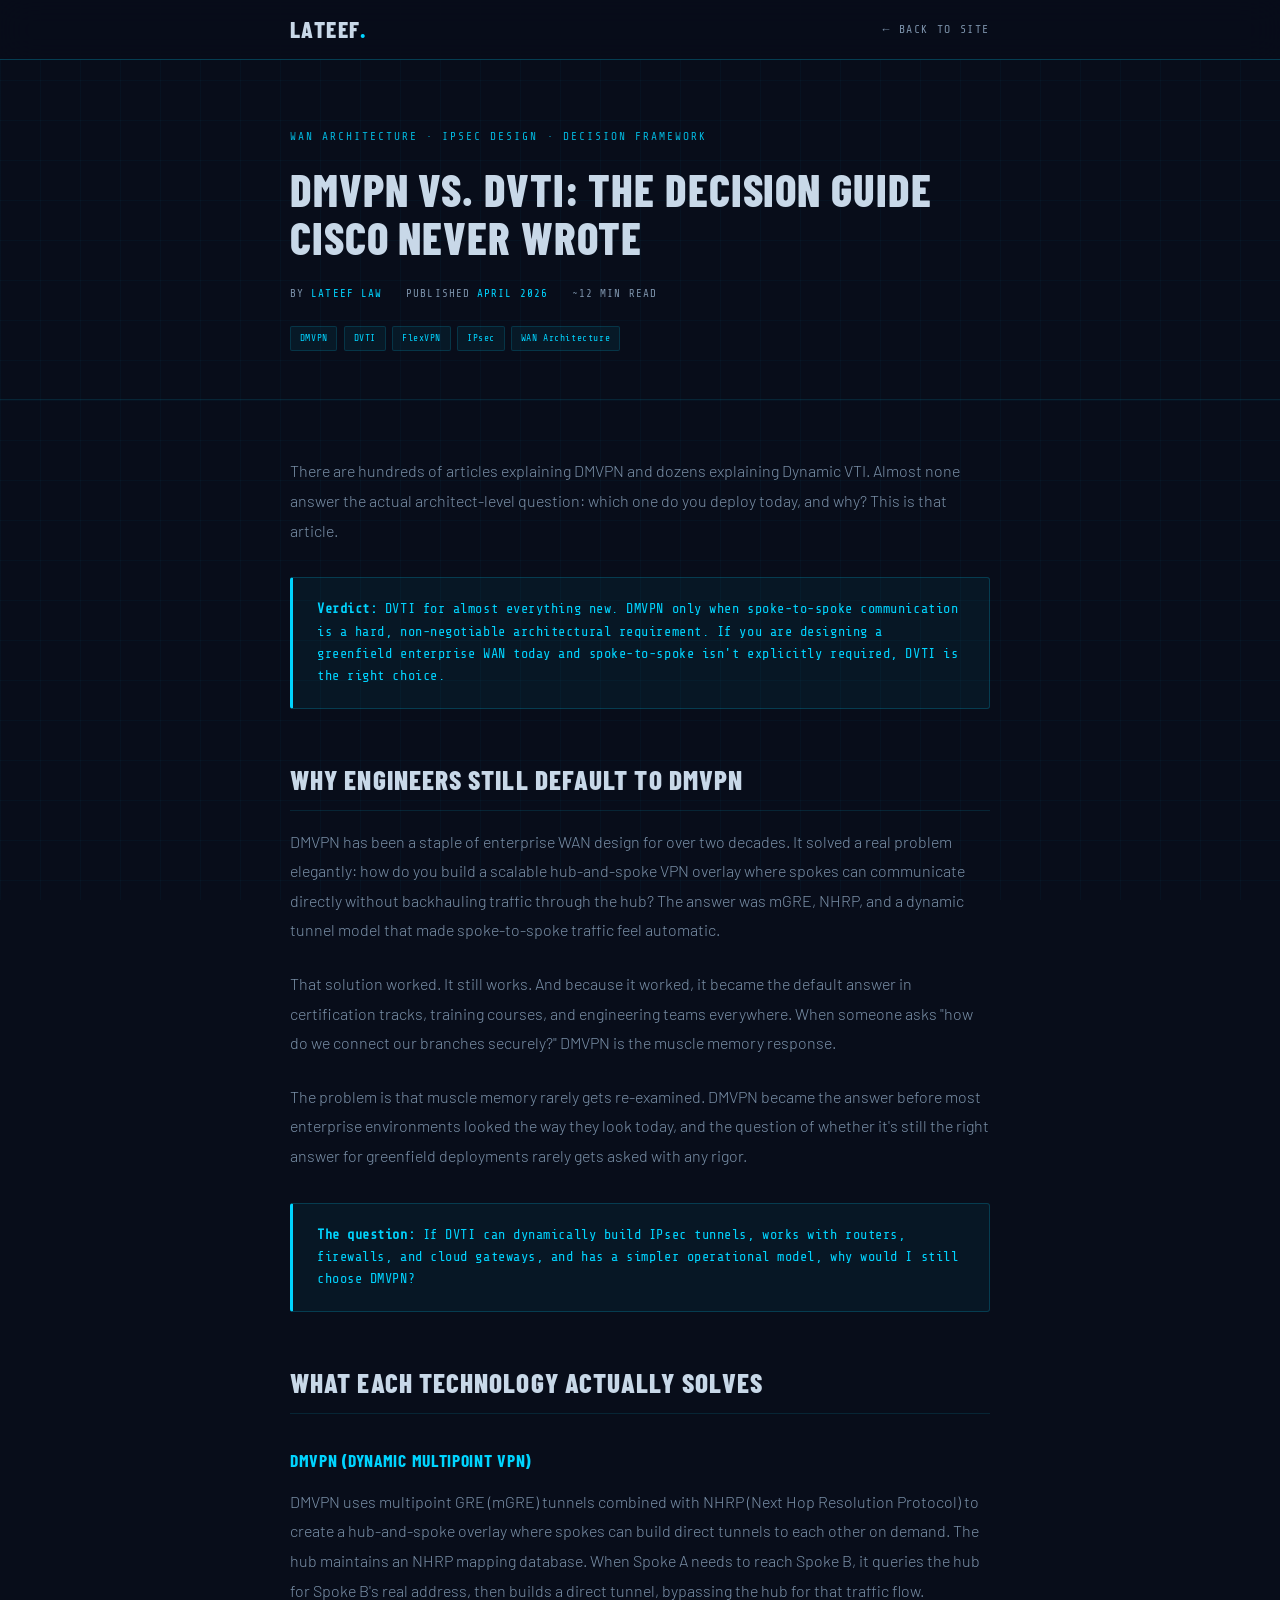
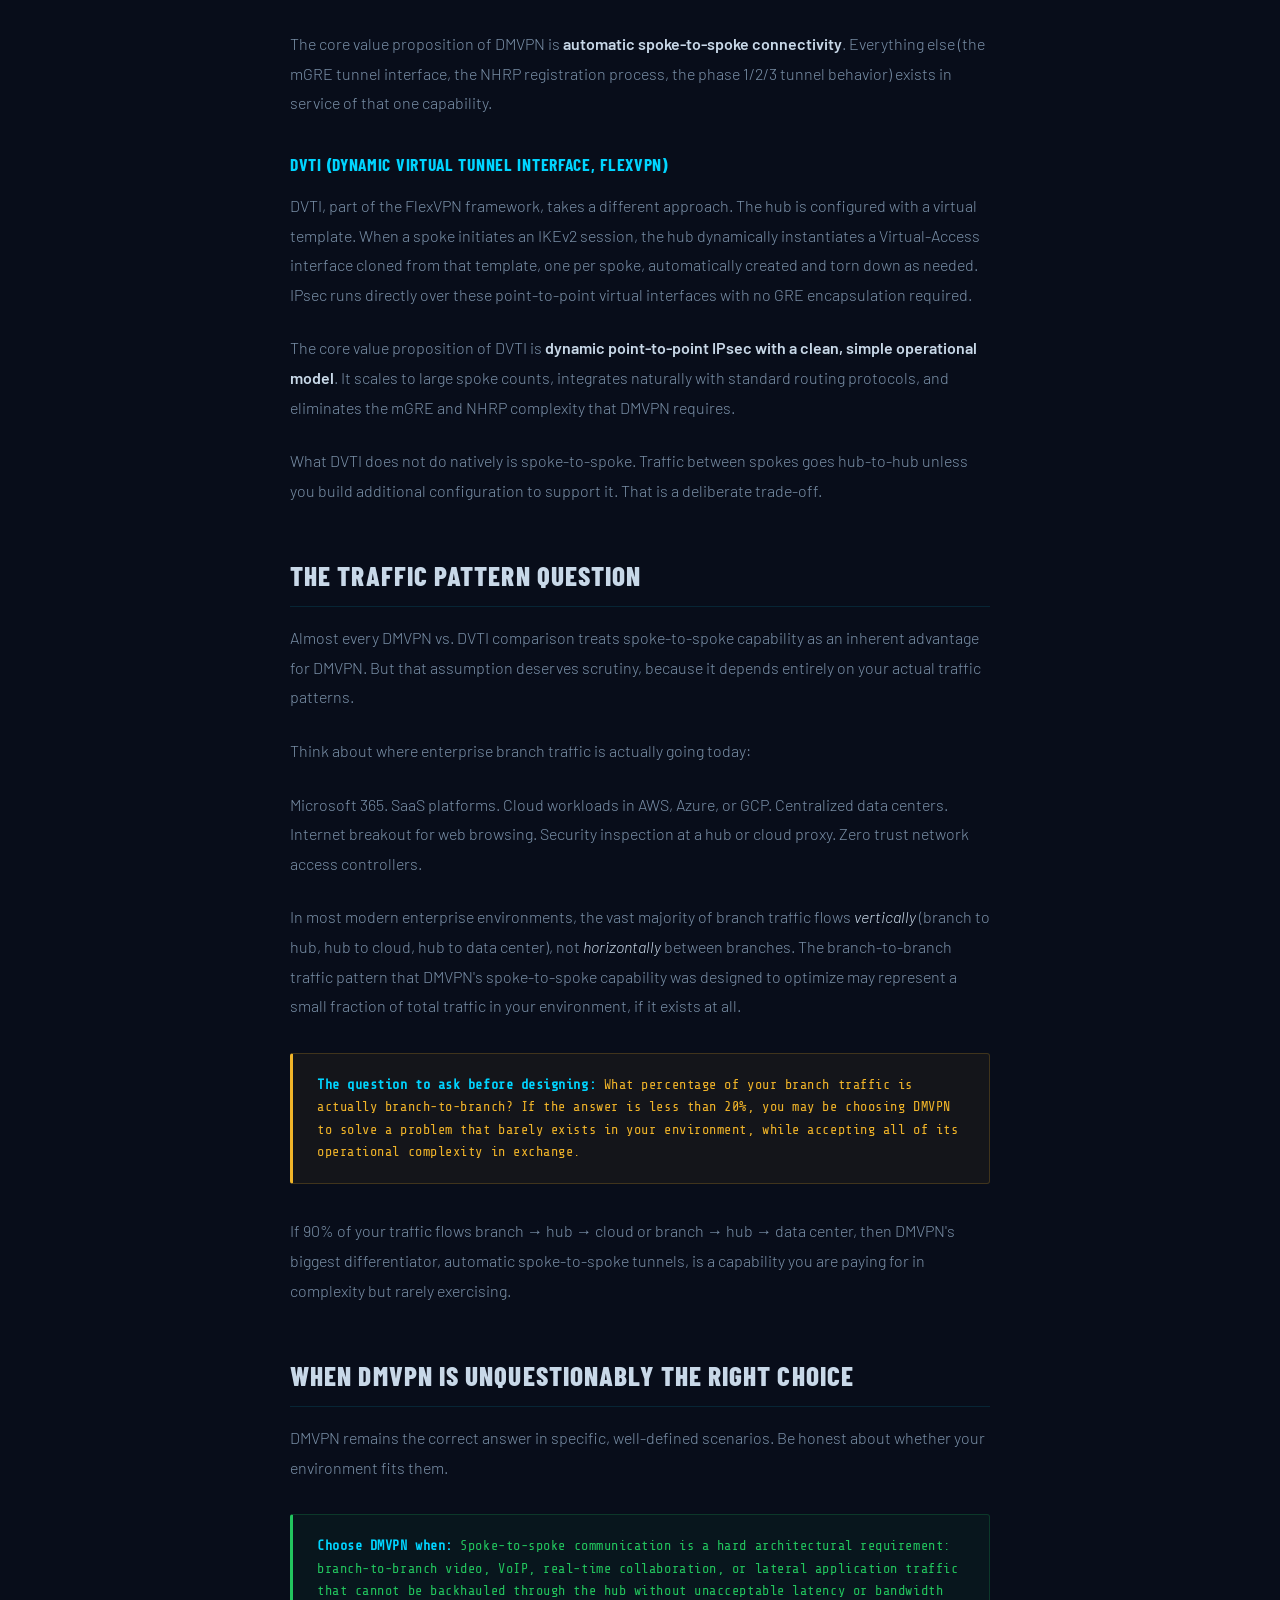
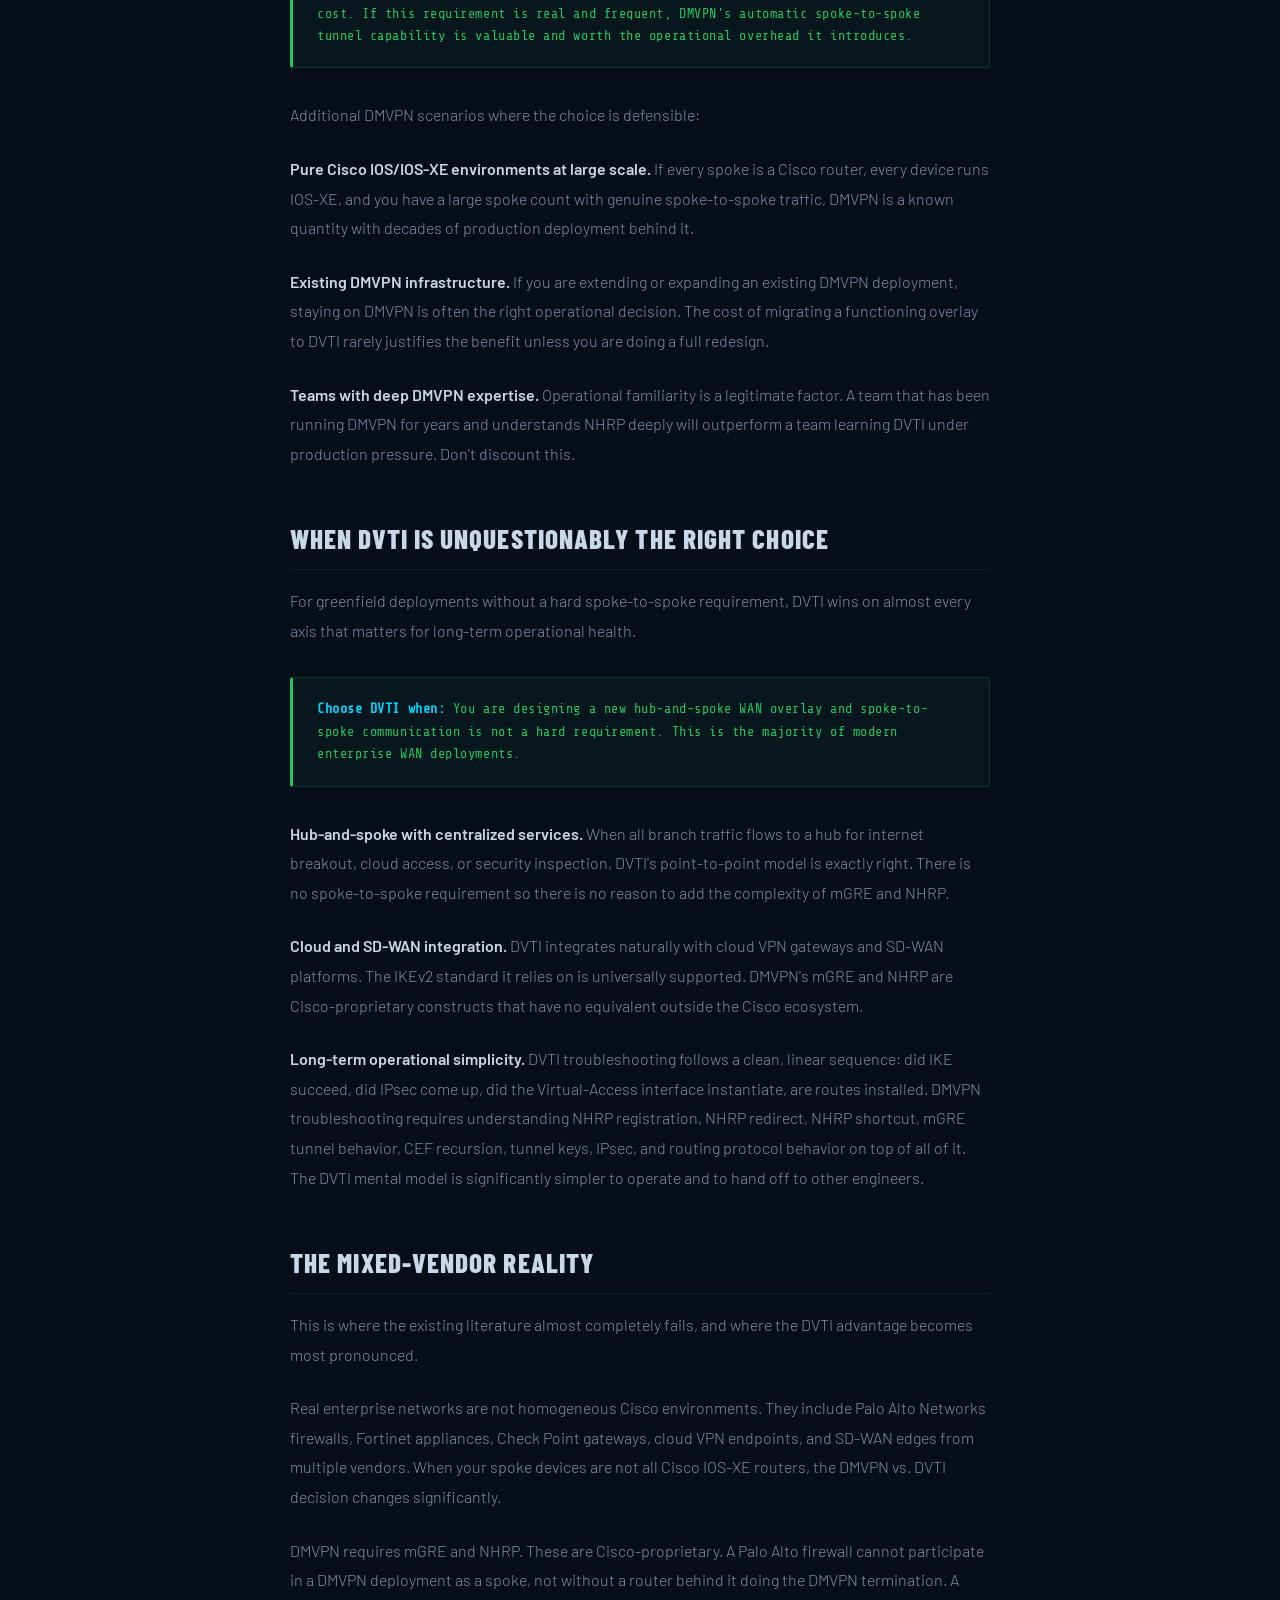
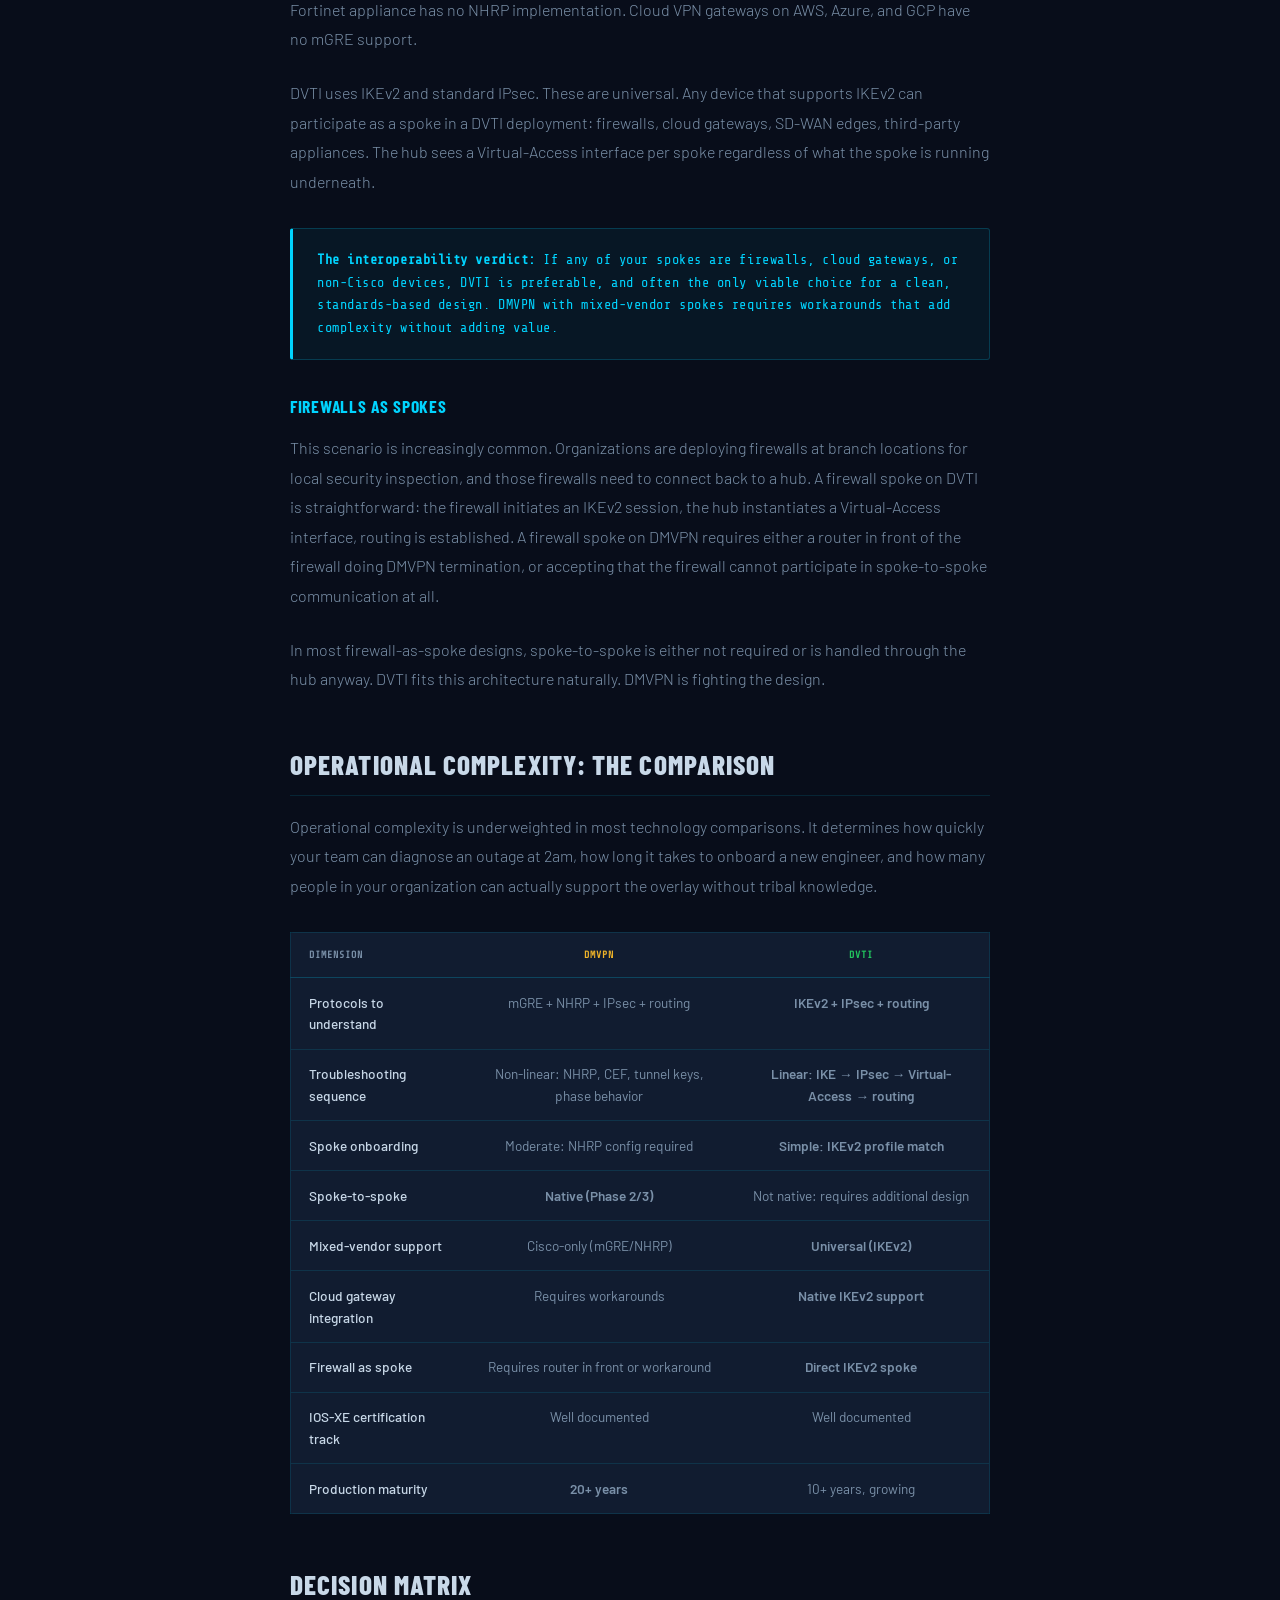
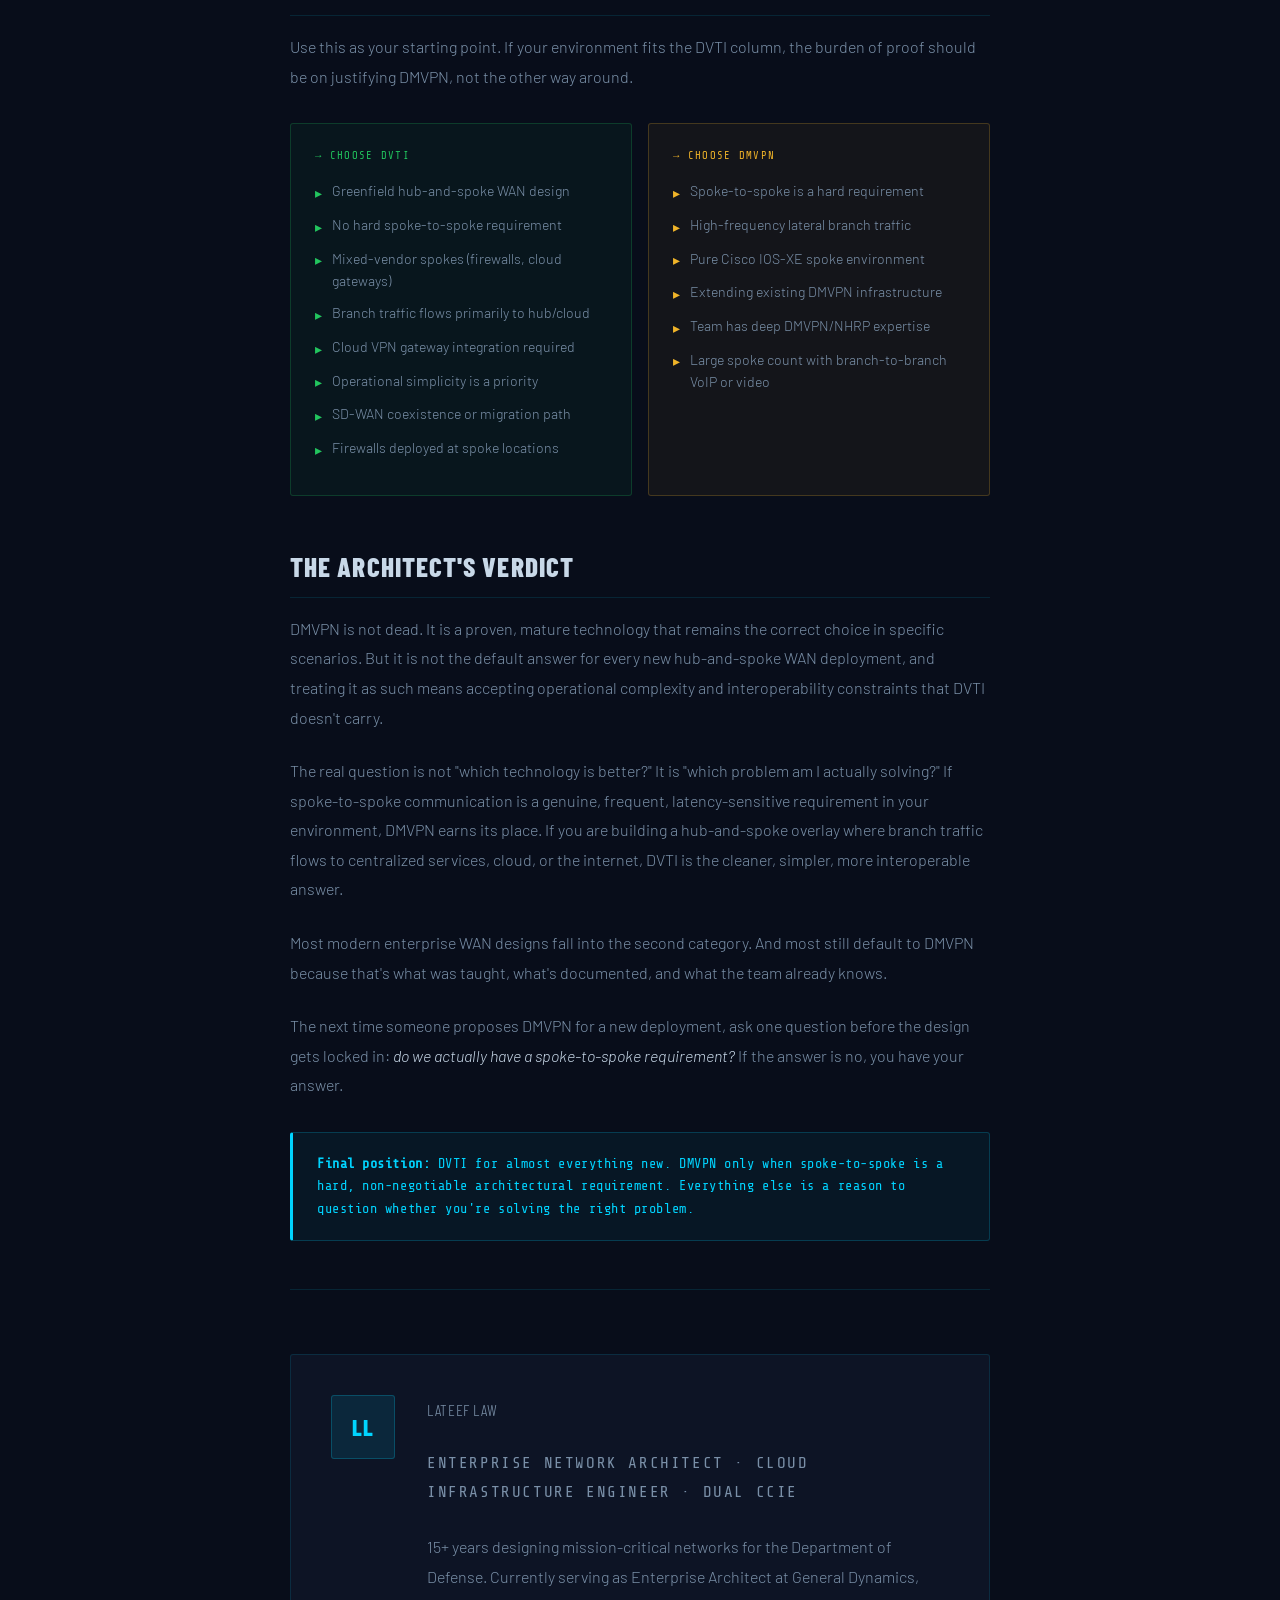
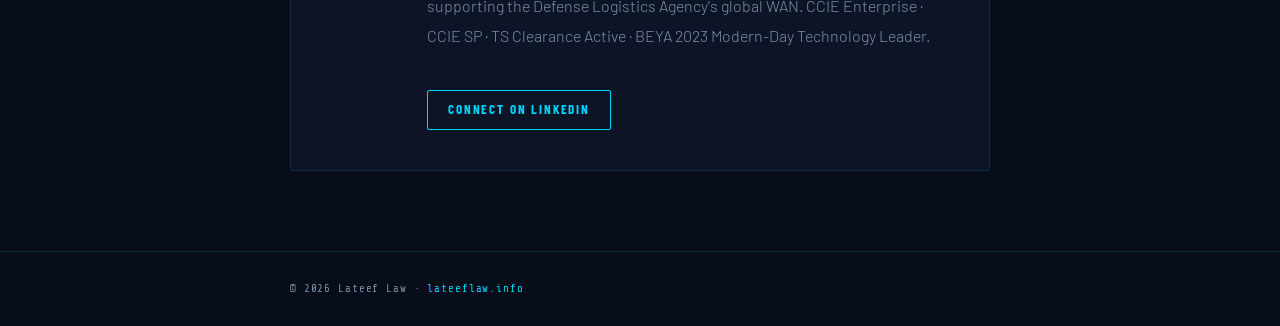
<file: articles/dmvpn-vs-dvti.html>
<!DOCTYPE html>
<html lang="en">
<head>
  <meta charset="UTF-8" />
  <meta name="viewport" content="width=device-width, initial-scale=1.0" />
  <title>DMVPN vs. DVTI: The Decision Guide Cisco Never Wrote | Lateef Law</title>
  <meta name="description" content="A senior network architect's framework for choosing between DMVPN and Dynamic VTI (FlexVPN) for enterprise WAN deployments. Traffic patterns, mixed-vendor reality, operational complexity, and a clear verdict.">
  <meta name="author" content="Lateef Law">
  <meta property="og:title" content="DMVPN vs. DVTI: The Decision Guide Cisco Never Wrote">
  <meta property="og:description" content="A senior network architect's framework for choosing between DMVPN and Dynamic VTI (FlexVPN) for enterprise WAN deployments. Traffic patterns, mixed-vendor reality, operational complexity, and a clear verdict.">
  <meta property="og:url" content="https://lateeflaw.info/articles/dmvpn-vs-dvti.html">
  <meta property="og:type" content="article">
  <link rel="preconnect" href="https://fonts.googleapis.com" />
  <link rel="preconnect" href="https://fonts.gstatic.com" crossorigin />
  <link href="https://fonts.googleapis.com/css2?family=Barlow+Condensed:wght@400;600;700;800&family=Barlow:wght@300;400;500;600&family=Share+Tech+Mono&display=swap" rel="stylesheet" />
  <style>
    *, *::before, *::after { box-sizing: border-box; margin: 0; padding: 0; }

    :root {
      --bg0:        #080d1a;
      --bg1:        #0d1425;
      --bg2:        #111c30;
      --accent:     #00d4ff;
      --accent-dim: rgba(0,212,255,0.1);
      --accent-glow:rgba(0,212,255,0.3);
      --gold:       #f0b429;
      --green:      #22c55e;
      --text:       #c8d8e8;
      --muted:      #7a90a8;
      --border:     rgba(0,212,255,0.12);
      --border-mid: rgba(0,212,255,0.22);
    }

    html { scroll-behavior: smooth; }

    body {
      background: var(--bg0);
      color: var(--text);
      font-family: 'Barlow', sans-serif;
      font-size: 16px;
      line-height: 1.65;
      overflow-x: hidden;
    }

    body::before {
      content: '';
      position: fixed;
      inset: 0;
      background-image:
        linear-gradient(rgba(0,212,255,0.03) 1px, transparent 1px),
        linear-gradient(90deg, rgba(0,212,255,0.03) 1px, transparent 1px);
      background-size: 40px 40px;
      pointer-events: none;
      z-index: 0;
    }

    ::-webkit-scrollbar { width: 5px; }
    ::-webkit-scrollbar-track { background: var(--bg0); }
    ::-webkit-scrollbar-thumb { background: var(--accent); border-radius: 3px; }
    ::selection { background: var(--accent); color: #000; }

    .container {
      max-width: 780px;
      margin: 0 auto;
      padding: 0 2.5rem;
      position: relative;
      z-index: 1;
    }

    /* ── NAVBAR ── */
    #navbar {
      position: fixed;
      top: 0; left: 0; right: 0;
      z-index: 999;
      height: 60px;
      display: flex;
      align-items: center;
      background: rgba(8,13,26,0.92);
      backdrop-filter: blur(18px);
      -webkit-backdrop-filter: blur(18px);
      border-bottom: 1px solid rgba(0,212,255,0.25);
    }
    .nav-inner {
      display: flex;
      align-items: center;
      justify-content: space-between;
      width: 100%;
    }
    .nav-logo {
      font-family: 'Barlow Condensed', sans-serif;
      font-weight: 800;
      font-size: 1.45rem;
      color: var(--text);
      text-decoration: none;
      letter-spacing: 0.06em;
      text-transform: uppercase;
    }
    .nav-logo span { color: var(--accent); }
    .nav-back {
      font-family: 'Share Tech Mono', monospace;
      font-size: 0.72rem;
      color: var(--muted);
      text-decoration: none;
      letter-spacing: 0.14em;
      text-transform: uppercase;
      transition: color 0.2s;
    }
    .nav-back:hover { color: var(--accent); }

    /* ── ARTICLE HEADER ── */
    .article-header {
      padding: 8rem 0 3rem;
      border-bottom: 1px solid var(--border);
    }
    .article-category {
      font-family: 'Share Tech Mono', monospace;
      font-size: 0.7rem;
      color: var(--accent);
      letter-spacing: 0.18em;
      text-transform: uppercase;
      opacity: 0.85;
      margin-bottom: 1.25rem;
    }
    .article-title {
      font-family: 'Barlow Condensed', sans-serif;
      font-weight: 800;
      font-size: clamp(1.9rem, 4vw, 2.8rem);
      line-height: 1.05;
      text-transform: uppercase;
      letter-spacing: 0.02em;
      margin-bottom: 1.5rem;
      color: var(--text);
    }
    .article-meta {
      display: flex;
      flex-wrap: wrap;
      gap: 1.5rem;
      align-items: center;
      margin-bottom: 1.5rem;
    }
    .article-meta-item {
      font-family: 'Share Tech Mono', monospace;
      font-size: 0.68rem;
      color: var(--muted);
      letter-spacing: 0.1em;
      text-transform: uppercase;
    }
    .article-meta-item span { color: var(--accent); }
    .article-tags {
      display: flex;
      flex-wrap: wrap;
      gap: 0.4rem;
    }
    .article-tag {
      font-family: 'Share Tech Mono', monospace;
      font-size: 0.6rem;
      padding: 0.22rem 0.55rem;
      background: rgba(0,212,255,0.06);
      border: 1px solid rgba(0,212,255,0.15);
      color: var(--accent);
      border-radius: 2px;
      letter-spacing: 0.06em;
    }

    /* ── ARTICLE BODY ── */
    .article-body {
      padding: 3.5rem 0 5rem;
    }
    .article-body p {
      font-size: 1rem;
      color: var(--muted);
      line-height: 1.85;
      font-weight: 300;
      margin-bottom: 1.5rem;
    }
    .article-body p strong {
      color: var(--text);
      font-weight: 600;
    }
    .article-body em { color: var(--text); font-style: italic; }
    .article-body h2 {
      font-family: 'Barlow Condensed', sans-serif;
      font-weight: 800;
      font-size: clamp(1.3rem, 2.5vw, 1.7rem);
      text-transform: uppercase;
      letter-spacing: 0.04em;
      color: var(--text);
      margin: 3rem 0 1rem;
      padding-bottom: 0.5rem;
      border-bottom: 1px solid var(--border);
    }
    .article-body h3 {
      font-family: 'Barlow Condensed', sans-serif;
      font-weight: 700;
      font-size: 1.1rem;
      text-transform: uppercase;
      letter-spacing: 0.04em;
      color: var(--accent);
      margin: 2rem 0 0.75rem;
    }
    .article-body ul, .article-body ol {
      margin: 0 0 1.5rem 1.5rem;
    }
    .article-body li {
      font-size: 0.97rem;
      color: var(--muted);
      line-height: 1.8;
      font-weight: 300;
      margin-bottom: 0.35rem;
    }
    .article-body li strong { color: var(--text); font-weight: 600; }

    .callout {
      padding: 1.25rem 1.5rem;
      background: rgba(0,212,255,0.05);
      border: 1px solid rgba(0,212,255,0.2);
      border-left: 3px solid var(--accent);
      border-radius: 3px;
      margin: 2rem 0;
    }
    .callout p {
      font-family: 'Share Tech Mono', monospace;
      font-size: 0.85rem;
      color: var(--accent);
      letter-spacing: 0.04em;
      line-height: 1.65;
      margin: 0;
    }
    .callout p strong { color: var(--accent); }

    .callout-warning {
      background: rgba(240,180,41,0.05);
      border-color: rgba(240,180,41,0.2);
      border-left-color: var(--gold);
    }
    .callout-warning p { color: var(--gold); }

    .callout-success {
      background: rgba(34,197,94,0.05);
      border-color: rgba(34,197,94,0.2);
      border-left-color: var(--green);
    }
    .callout-success p { color: var(--green); }

    .callout-title {
      font-family: 'Share Tech Mono', monospace;
      font-size: 0.62rem;
      letter-spacing: 0.14em;
      text-transform: uppercase;
      opacity: 0.8;
      display: block;
      margin-bottom: 0.5rem;
    }

    .section-divider {
      border: none;
      border-top: 1px solid var(--border);
      margin: 3rem 0;
    }

    /* ── COMPARISON TABLE ── */
    .table-scroll {
      overflow-x: auto;
      margin: 2rem 0;
    }
    .compare-table {
      width: 100%;
      min-width: 560px;
      border-collapse: collapse;
      background: var(--bg2);
      border: 1px solid var(--border);
      border-radius: 3px;
    }
    .compare-table th {
      font-family: 'Share Tech Mono', monospace;
      font-size: 0.62rem;
      letter-spacing: 0.1em;
      text-transform: uppercase;
      color: var(--muted);
      padding: 0.85rem 1.1rem;
      border-bottom: 1px solid var(--border-mid);
      text-align: left;
    }
    .compare-table th.col-dmvpn { color: var(--gold); text-align: center; }
    .compare-table th.col-dvti  { color: var(--green); text-align: center; }
    .compare-table td {
      padding: 0.85rem 1.1rem;
      border-bottom: 1px solid var(--border);
      color: var(--muted);
      font-size: 0.85rem;
      line-height: 1.6;
      vertical-align: top;
    }
    .compare-table td:not(:first-child) { text-align: center; }
    .compare-table td:first-child { color: var(--text); font-weight: 500; }
    .compare-table tr:last-child td { border-bottom: none; }
    .win  { color: var(--green); font-weight: 600; }
    .lose { color: var(--muted); }
    .tie  { color: var(--accent); }

    /* ── DECISION MATRIX ── */
    .decision-grid {
      display: grid;
      grid-template-columns: 1fr 1fr;
      gap: 1rem;
      margin: 2rem 0;
    }
    .decision-card {
      padding: 1.5rem 1.5rem;
      border-radius: 3px;
    }
    .decision-card.dvti  { background: rgba(34,197,94,0.05);  border: 1px solid rgba(34,197,94,0.22); }
    .decision-card.dmvpn { background: rgba(240,180,41,0.05); border: 1px solid rgba(240,180,41,0.22); }
    .decision-card-label {
      font-family: 'Share Tech Mono', monospace;
      font-size: 0.66rem;
      letter-spacing: 0.12em;
      text-transform: uppercase;
      margin-bottom: 0.9rem;
    }
    .decision-card.dvti  .decision-card-label { color: var(--green); }
    .decision-card.dmvpn .decision-card-label { color: var(--gold); }
    .decision-item {
      display: flex;
      gap: 0.6rem;
      margin-bottom: 0.6rem;
      font-size: 0.88rem;
      color: var(--muted);
      line-height: 1.6;
      align-items: flex-start;
      font-weight: 300;
    }
    .decision-bullet { flex-shrink: 0; margin-top: 0.1rem; }
    .decision-card.dvti  .decision-bullet { color: var(--green); }
    .decision-card.dmvpn .decision-bullet { color: var(--gold); }

    /* ── AUTHOR BIO ── */
    .author-section {
      padding: 2.5rem;
      background: var(--bg1);
      border: 1px solid var(--border);
      border-radius: 3px;
      margin-top: 4rem;
      display: flex;
      gap: 2rem;
      align-items: flex-start;
    }
    .author-avatar-lg {
      width: 64px; height: 64px;
      border-radius: 3px;
      background: var(--accent-dim);
      border: 1px solid var(--border-mid);
      display: flex;
      align-items: center;
      justify-content: center;
      font-family: 'Barlow Condensed', sans-serif;
      font-size: 1.4rem;
      font-weight: 800;
      color: var(--accent);
      flex-shrink: 0;
      letter-spacing: 0.05em;
    }
    .author-bio-text {}
    .author-bio-name {
      font-family: 'Barlow Condensed', sans-serif;
      font-weight: 800;
      font-size: 1.1rem;
      text-transform: uppercase;
      letter-spacing: 0.04em;
      color: var(--text);
      margin-bottom: 0.25rem;
    }
    .author-bio-title {
      font-family: 'Share Tech Mono', monospace;
      font-size: 0.65rem;
      color: var(--accent);
      letter-spacing: 0.1em;
      text-transform: uppercase;
      margin-bottom: 0.75rem;
    }
    .author-bio-desc {
      font-size: 0.88rem;
      color: var(--muted);
      line-height: 1.75;
      font-weight: 300;
    }
    .author-cta {
      display: inline-flex;
      align-items: center;
      gap: 0.5rem;
      margin-top: 1rem;
      padding: 0.5rem 1.25rem;
      font-family: 'Barlow Condensed', sans-serif;
      font-size: 0.82rem;
      font-weight: 700;
      letter-spacing: 0.14em;
      text-transform: uppercase;
      text-decoration: none;
      border-radius: 2px;
      background: transparent;
      color: var(--accent);
      border: 1px solid var(--accent);
      transition: all 0.22s ease;
    }
    .author-cta:hover { background: var(--accent); color: #000; }

    /* ── FOOTER ── */
    footer {
      padding: 1.75rem 0;
      background: var(--bg0);
      border-top: 1px solid var(--border);
      position: relative;
      z-index: 1;
    }
    .footer-inner {
      display: flex;
      align-items: center;
      justify-content: space-between;
      flex-wrap: wrap;
      gap: 1rem;
    }
    .footer-copy {
      font-family: 'Share Tech Mono', monospace;
      font-size: 0.68rem;
      color: var(--muted);
      letter-spacing: 0.08em;
    }
    .footer-copy a { color: var(--accent); text-decoration: none; }

    @media (max-width: 600px) {
      .container { padding: 0 1.25rem; }
      .article-header { padding: 7rem 0 2.5rem; }
      .author-section { flex-direction: column; gap: 1.25rem; }
      .decision-grid { grid-template-columns: 1fr; }
    }
  </style>
</head>
<body>

  <!-- NAVBAR -->
  <nav id="navbar">
    <div class="container nav-inner">
      <a href="../index.html" class="nav-logo">LATEEF<span>.</span></a>
      <a href="../index.html#projects" class="nav-back">← Back to Site</a>
    </div>
  </nav>

  <!-- ARTICLE HEADER -->
  <header class="article-header">
    <div class="container">
      <p class="article-category">WAN Architecture · IPSec Design · Decision Framework</p>
      <h1 class="article-title">DMVPN vs. DVTI: The Decision Guide Cisco Never Wrote</h1>
      <div class="article-meta">
        <span class="article-meta-item">By <span>Lateef Law</span></span>
        <span class="article-meta-item">Published <span>April 2026</span></span>
        <span class="article-meta-item">~12 min read</span>
      </div>
      <div class="article-tags">
        <span class="article-tag">DMVPN</span>
        <span class="article-tag">DVTI</span>
        <span class="article-tag">FlexVPN</span>
        <span class="article-tag">IPsec</span>
        <span class="article-tag">WAN Architecture</span>
      </div>
    </div>
  </header>

  <!-- ARTICLE BODY -->
  <article class="article-body">
    <div class="container">

      <p>There are hundreds of articles explaining DMVPN and dozens explaining Dynamic VTI. Almost none answer the actual architect-level question: which one do you deploy today, and why? This is that article.</p>

      <div class="callout">
        <p><strong>Verdict:</strong> DVTI for almost everything new. DMVPN only when spoke-to-spoke communication is a hard, non-negotiable architectural requirement. If you are designing a greenfield enterprise WAN today and spoke-to-spoke isn't explicitly required, DVTI is the right choice.</p>
      </div>

      <h2>Why Engineers Still Default to DMVPN</h2>

      <p>DMVPN has been a staple of enterprise WAN design for over two decades. It solved a real problem elegantly: how do you build a scalable hub-and-spoke VPN overlay where spokes can communicate directly without backhauling traffic through the hub? The answer was mGRE, NHRP, and a dynamic tunnel model that made spoke-to-spoke traffic feel automatic.</p>

      <p>That solution worked. It still works. And because it worked, it became the default answer in certification tracks, training courses, and engineering teams everywhere. When someone asks "how do we connect our branches securely?" DMVPN is the muscle memory response.</p>

      <p>The problem is that muscle memory rarely gets re-examined. DMVPN became the answer before most enterprise environments looked the way they look today, and the question of whether it's still the right answer for greenfield deployments rarely gets asked with any rigor.</p>

      <div class="callout">
        <p><strong>The question:</strong> If DVTI can dynamically build IPsec tunnels, works with routers, firewalls, and cloud gateways, and has a simpler operational model, why would I still choose DMVPN?</p>
      </div>

      <h2>What Each Technology Actually Solves</h2>

      <h3>DMVPN (Dynamic Multipoint VPN)</h3>
      <p>DMVPN uses multipoint GRE (mGRE) tunnels combined with NHRP (Next Hop Resolution Protocol) to create a hub-and-spoke overlay where spokes can build direct tunnels to each other on demand. The hub maintains an NHRP mapping database. When Spoke A needs to reach Spoke B, it queries the hub for Spoke B's real address, then builds a direct tunnel, bypassing the hub for that traffic flow.</p>
      <p>The core value proposition of DMVPN is <strong>automatic spoke-to-spoke connectivity</strong>. Everything else (the mGRE tunnel interface, the NHRP registration process, the phase 1/2/3 tunnel behavior) exists in service of that one capability.</p>

      <h3>DVTI (Dynamic Virtual Tunnel Interface, FlexVPN)</h3>
      <p>DVTI, part of the FlexVPN framework, takes a different approach. The hub is configured with a virtual template. When a spoke initiates an IKEv2 session, the hub dynamically instantiates a Virtual-Access interface cloned from that template, one per spoke, automatically created and torn down as needed. IPsec runs directly over these point-to-point virtual interfaces with no GRE encapsulation required.</p>
      <p>The core value proposition of DVTI is <strong>dynamic point-to-point IPsec with a clean, simple operational model</strong>. It scales to large spoke counts, integrates naturally with standard routing protocols, and eliminates the mGRE and NHRP complexity that DMVPN requires.</p>
      <p>What DVTI does not do natively is spoke-to-spoke. Traffic between spokes goes hub-to-hub unless you build additional configuration to support it. That is a deliberate trade-off.</p>

      <h2>The Traffic Pattern Question</h2>

      <p>Almost every DMVPN vs. DVTI comparison treats spoke-to-spoke capability as an inherent advantage for DMVPN. But that assumption deserves scrutiny, because it depends entirely on your actual traffic patterns.</p>

      <p>Think about where enterprise branch traffic is actually going today:</p>

      <p>Microsoft 365. SaaS platforms. Cloud workloads in AWS, Azure, or GCP. Centralized data centers. Internet breakout for web browsing. Security inspection at a hub or cloud proxy. Zero trust network access controllers.</p>

      <p>In most modern enterprise environments, the vast majority of branch traffic flows <em>vertically</em> (branch to hub, hub to cloud, hub to data center), not <em>horizontally</em> between branches. The branch-to-branch traffic pattern that DMVPN's spoke-to-spoke capability was designed to optimize may represent a small fraction of total traffic in your environment, if it exists at all.</p>

      <div class="callout callout-warning">
        <p><strong>The question to ask before designing:</strong> What percentage of your branch traffic is actually branch-to-branch? If the answer is less than 20%, you may be choosing DMVPN to solve a problem that barely exists in your environment, while accepting all of its operational complexity in exchange.</p>
      </div>

      <p>If 90% of your traffic flows branch → hub → cloud or branch → hub → data center, then DMVPN's biggest differentiator, automatic spoke-to-spoke tunnels, is a capability you are paying for in complexity but rarely exercising.</p>

      <h2>When DMVPN Is Unquestionably the Right Choice</h2>

      <p>DMVPN remains the correct answer in specific, well-defined scenarios. Be honest about whether your environment fits them.</p>

      <div class="callout callout-success">
        <p><strong>Choose DMVPN when:</strong> Spoke-to-spoke communication is a hard architectural requirement: branch-to-branch video, VoIP, real-time collaboration, or lateral application traffic that cannot be backhauled through the hub without unacceptable latency or bandwidth cost. If this requirement is real and frequent, DMVPN's automatic spoke-to-spoke tunnel capability is valuable and worth the operational overhead it introduces.</p>
      </div>

      <p>Additional DMVPN scenarios where the choice is defensible:</p>

      <p><strong>Pure Cisco IOS/IOS-XE environments at large scale.</strong> If every spoke is a Cisco router, every device runs IOS-XE, and you have a large spoke count with genuine spoke-to-spoke traffic, DMVPN is a known quantity with decades of production deployment behind it.</p>

      <p><strong>Existing DMVPN infrastructure.</strong> If you are extending or expanding an existing DMVPN deployment, staying on DMVPN is often the right operational decision. The cost of migrating a functioning overlay to DVTI rarely justifies the benefit unless you are doing a full redesign.</p>

      <p><strong>Teams with deep DMVPN expertise.</strong> Operational familiarity is a legitimate factor. A team that has been running DMVPN for years and understands NHRP deeply will outperform a team learning DVTI under production pressure. Don't discount this.</p>

      <h2>When DVTI Is Unquestionably the Right Choice</h2>

      <p>For greenfield deployments without a hard spoke-to-spoke requirement, DVTI wins on almost every axis that matters for long-term operational health.</p>

      <div class="callout callout-success">
        <p><strong>Choose DVTI when:</strong> You are designing a new hub-and-spoke WAN overlay and spoke-to-spoke communication is not a hard requirement. This is the majority of modern enterprise WAN deployments.</p>
      </div>

      <p><strong>Hub-and-spoke with centralized services.</strong> When all branch traffic flows to a hub for internet breakout, cloud access, or security inspection, DVTI's point-to-point model is exactly right. There is no spoke-to-spoke requirement so there is no reason to add the complexity of mGRE and NHRP.</p>

      <p><strong>Cloud and SD-WAN integration.</strong> DVTI integrates naturally with cloud VPN gateways and SD-WAN platforms. The IKEv2 standard it relies on is universally supported. DMVPN's mGRE and NHRP are Cisco-proprietary constructs that have no equivalent outside the Cisco ecosystem.</p>

      <p><strong>Long-term operational simplicity.</strong> DVTI troubleshooting follows a clean, linear sequence: did IKE succeed, did IPsec come up, did the Virtual-Access interface instantiate, are routes installed. DMVPN troubleshooting requires understanding NHRP registration, NHRP redirect, NHRP shortcut, mGRE tunnel behavior, CEF recursion, tunnel keys, IPsec, and routing protocol behavior on top of all of it. The DVTI mental model is significantly simpler to operate and to hand off to other engineers.</p>

      <h2>The Mixed-Vendor Reality</h2>

      <p>This is where the existing literature almost completely fails, and where the DVTI advantage becomes most pronounced.</p>

      <p>Real enterprise networks are not homogeneous Cisco environments. They include Palo Alto Networks firewalls, Fortinet appliances, Check Point gateways, cloud VPN endpoints, and SD-WAN edges from multiple vendors. When your spoke devices are not all Cisco IOS-XE routers, the DMVPN vs. DVTI decision changes significantly.</p>

      <p>DMVPN requires mGRE and NHRP. These are Cisco-proprietary. A Palo Alto firewall cannot participate in a DMVPN deployment as a spoke, not without a router behind it doing the DMVPN termination. A Fortinet appliance has no NHRP implementation. Cloud VPN gateways on AWS, Azure, and GCP have no mGRE support.</p>

      <p>DVTI uses IKEv2 and standard IPsec. These are universal. Any device that supports IKEv2 can participate as a spoke in a DVTI deployment: firewalls, cloud gateways, SD-WAN edges, third-party appliances. The hub sees a Virtual-Access interface per spoke regardless of what the spoke is running underneath.</p>

      <div class="callout">
        <p><strong>The interoperability verdict:</strong> If any of your spokes are firewalls, cloud gateways, or non-Cisco devices, DVTI is preferable, and often the only viable choice for a clean, standards-based design. DMVPN with mixed-vendor spokes requires workarounds that add complexity without adding value.</p>
      </div>

      <h3>Firewalls as Spokes</h3>
      <p>This scenario is increasingly common. Organizations are deploying firewalls at branch locations for local security inspection, and those firewalls need to connect back to a hub. A firewall spoke on DVTI is straightforward: the firewall initiates an IKEv2 session, the hub instantiates a Virtual-Access interface, routing is established. A firewall spoke on DMVPN requires either a router in front of the firewall doing DMVPN termination, or accepting that the firewall cannot participate in spoke-to-spoke communication at all.</p>

      <p>In most firewall-as-spoke designs, spoke-to-spoke is either not required or is handled through the hub anyway. DVTI fits this architecture naturally. DMVPN is fighting the design.</p>

      <h2>Operational Complexity: The Comparison</h2>

      <p>Operational complexity is underweighted in most technology comparisons. It determines how quickly your team can diagnose an outage at 2am, how long it takes to onboard a new engineer, and how many people in your organization can actually support the overlay without tribal knowledge.</p>

      <div class="table-scroll">
        <table class="compare-table">
          <thead>
            <tr>
              <th>Dimension</th>
              <th class="col-dmvpn">DMVPN</th>
              <th class="col-dvti">DVTI</th>
            </tr>
          </thead>
          <tbody>
            <tr>
              <td>Protocols to understand</td>
              <td class="lose">mGRE + NHRP + IPsec + routing</td>
              <td class="win">IKEv2 + IPsec + routing</td>
            </tr>
            <tr>
              <td>Troubleshooting sequence</td>
              <td class="lose">Non-linear: NHRP, CEF, tunnel keys, phase behavior</td>
              <td class="win">Linear: IKE → IPsec → Virtual-Access → routing</td>
            </tr>
            <tr>
              <td>Spoke onboarding</td>
              <td class="tie">Moderate: NHRP config required</td>
              <td class="win">Simple: IKEv2 profile match</td>
            </tr>
            <tr>
              <td>Spoke-to-spoke</td>
              <td class="win">Native (Phase 2/3)</td>
              <td class="lose">Not native: requires additional design</td>
            </tr>
            <tr>
              <td>Mixed-vendor support</td>
              <td class="lose">Cisco-only (mGRE/NHRP)</td>
              <td class="win">Universal (IKEv2)</td>
            </tr>
            <tr>
              <td>Cloud gateway integration</td>
              <td class="lose">Requires workarounds</td>
              <td class="win">Native IKEv2 support</td>
            </tr>
            <tr>
              <td>Firewall as spoke</td>
              <td class="lose">Requires router in front or workaround</td>
              <td class="win">Direct IKEv2 spoke</td>
            </tr>
            <tr>
              <td>IOS-XE certification track</td>
              <td class="tie">Well documented</td>
              <td class="tie">Well documented</td>
            </tr>
            <tr>
              <td>Production maturity</td>
              <td class="win">20+ years</td>
              <td class="tie">10+ years, growing</td>
            </tr>
          </tbody>
        </table>
      </div>

      <h2>Decision Matrix</h2>

      <p>Use this as your starting point. If your environment fits the DVTI column, the burden of proof should be on justifying DMVPN, not the other way around.</p>

      <div class="decision-grid">
        <div class="decision-card dvti">
          <div class="decision-card-label">→ Choose DVTI</div>
          <div class="decision-item"><span class="decision-bullet">▸</span><span>Greenfield hub-and-spoke WAN design</span></div>
          <div class="decision-item"><span class="decision-bullet">▸</span><span>No hard spoke-to-spoke requirement</span></div>
          <div class="decision-item"><span class="decision-bullet">▸</span><span>Mixed-vendor spokes (firewalls, cloud gateways)</span></div>
          <div class="decision-item"><span class="decision-bullet">▸</span><span>Branch traffic flows primarily to hub/cloud</span></div>
          <div class="decision-item"><span class="decision-bullet">▸</span><span>Cloud VPN gateway integration required</span></div>
          <div class="decision-item"><span class="decision-bullet">▸</span><span>Operational simplicity is a priority</span></div>
          <div class="decision-item"><span class="decision-bullet">▸</span><span>SD-WAN coexistence or migration path</span></div>
          <div class="decision-item"><span class="decision-bullet">▸</span><span>Firewalls deployed at spoke locations</span></div>
        </div>
        <div class="decision-card dmvpn">
          <div class="decision-card-label">→ Choose DMVPN</div>
          <div class="decision-item"><span class="decision-bullet">▸</span><span>Spoke-to-spoke is a hard requirement</span></div>
          <div class="decision-item"><span class="decision-bullet">▸</span><span>High-frequency lateral branch traffic</span></div>
          <div class="decision-item"><span class="decision-bullet">▸</span><span>Pure Cisco IOS-XE spoke environment</span></div>
          <div class="decision-item"><span class="decision-bullet">▸</span><span>Extending existing DMVPN infrastructure</span></div>
          <div class="decision-item"><span class="decision-bullet">▸</span><span>Team has deep DMVPN/NHRP expertise</span></div>
          <div class="decision-item"><span class="decision-bullet">▸</span><span>Large spoke count with branch-to-branch VoIP or video</span></div>
        </div>
      </div>

      <h2>The Architect's Verdict</h2>

      <p>DMVPN is not dead. It is a proven, mature technology that remains the correct choice in specific scenarios. But it is not the default answer for every new hub-and-spoke WAN deployment, and treating it as such means accepting operational complexity and interoperability constraints that DVTI doesn't carry.</p>

      <p>The real question is not "which technology is better?" It is "which problem am I actually solving?" If spoke-to-spoke communication is a genuine, frequent, latency-sensitive requirement in your environment, DMVPN earns its place. If you are building a hub-and-spoke overlay where branch traffic flows to centralized services, cloud, or the internet, DVTI is the cleaner, simpler, more interoperable answer.</p>

      <p>Most modern enterprise WAN designs fall into the second category. And most still default to DMVPN because that's what was taught, what's documented, and what the team already knows.</p>

      <p>The next time someone proposes DMVPN for a new deployment, ask one question before the design gets locked in: <em>do we actually have a spoke-to-spoke requirement?</em> If the answer is no, you have your answer.</p>

      <div class="callout">
        <p><strong>Final position:</strong> DVTI for almost everything new. DMVPN only when spoke-to-spoke is a hard, non-negotiable architectural requirement. Everything else is a reason to question whether you're solving the right problem.</p>
      </div>

      <hr class="section-divider">

      <!-- AUTHOR BIO -->
      <div class="author-section">
        <div class="author-avatar-lg">LL</div>
        <div class="author-bio-text">
          <p class="author-bio-name">Lateef Law</p>
          <p class="author-bio-title">Enterprise Network Architect · Cloud Infrastructure Engineer · Dual CCIE</p>
          <p class="author-bio-desc">15+ years designing mission-critical networks for the Department of Defense. Currently serving as Enterprise Architect at General Dynamics, supporting the Defense Logistics Agency's global WAN. CCIE Enterprise · CCIE SP · TS Clearance Active · BEYA 2023 Modern-Day Technology Leader.</p>
          <a href="https://www.linkedin.com/in/lateeflaw" class="author-cta">Connect on LinkedIn</a>
        </div>
      </div>

    </div>
  </article>

  <!-- FOOTER -->
  <footer>
    <div class="container footer-inner">
      <p class="footer-copy">© 2026 Lateef Law · <a href="https://lateeflaw.info">lateeflaw.info</a></p>
    </div>
  </footer>

</body>
</html>
</file>
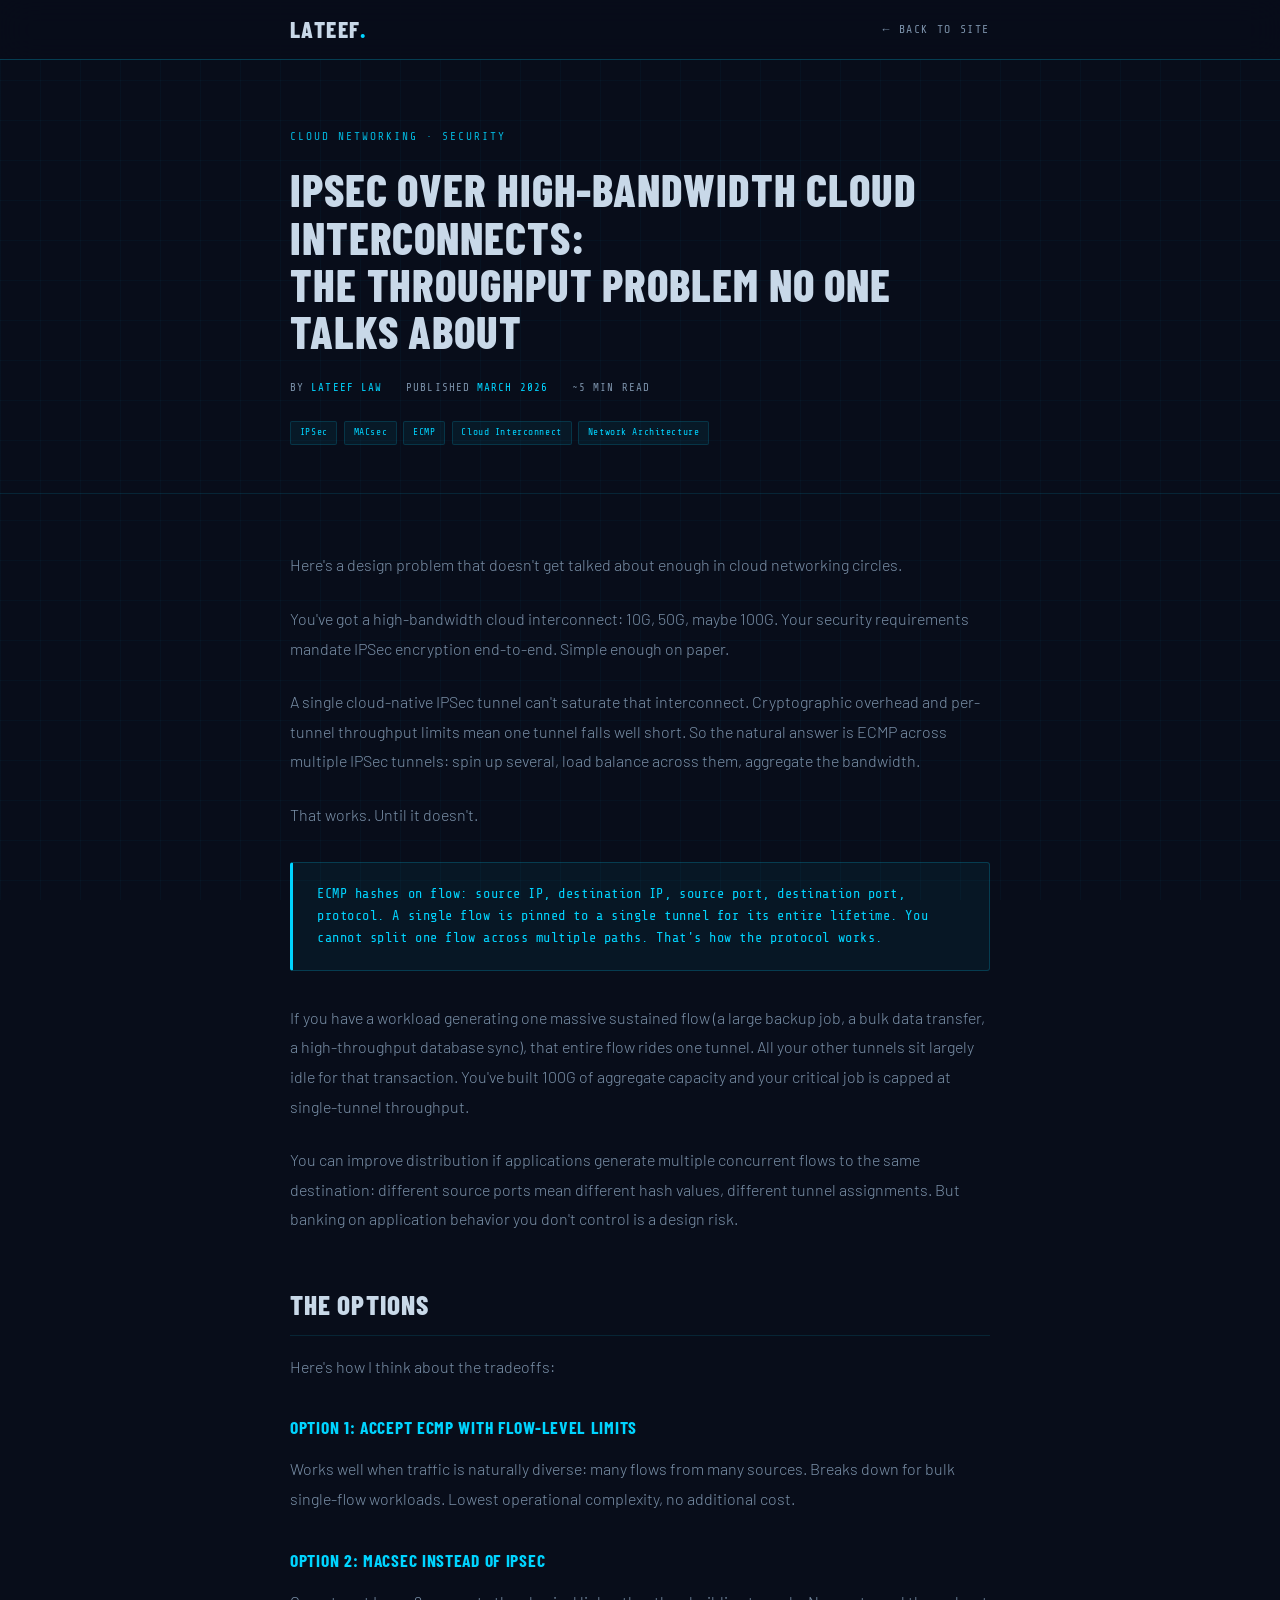
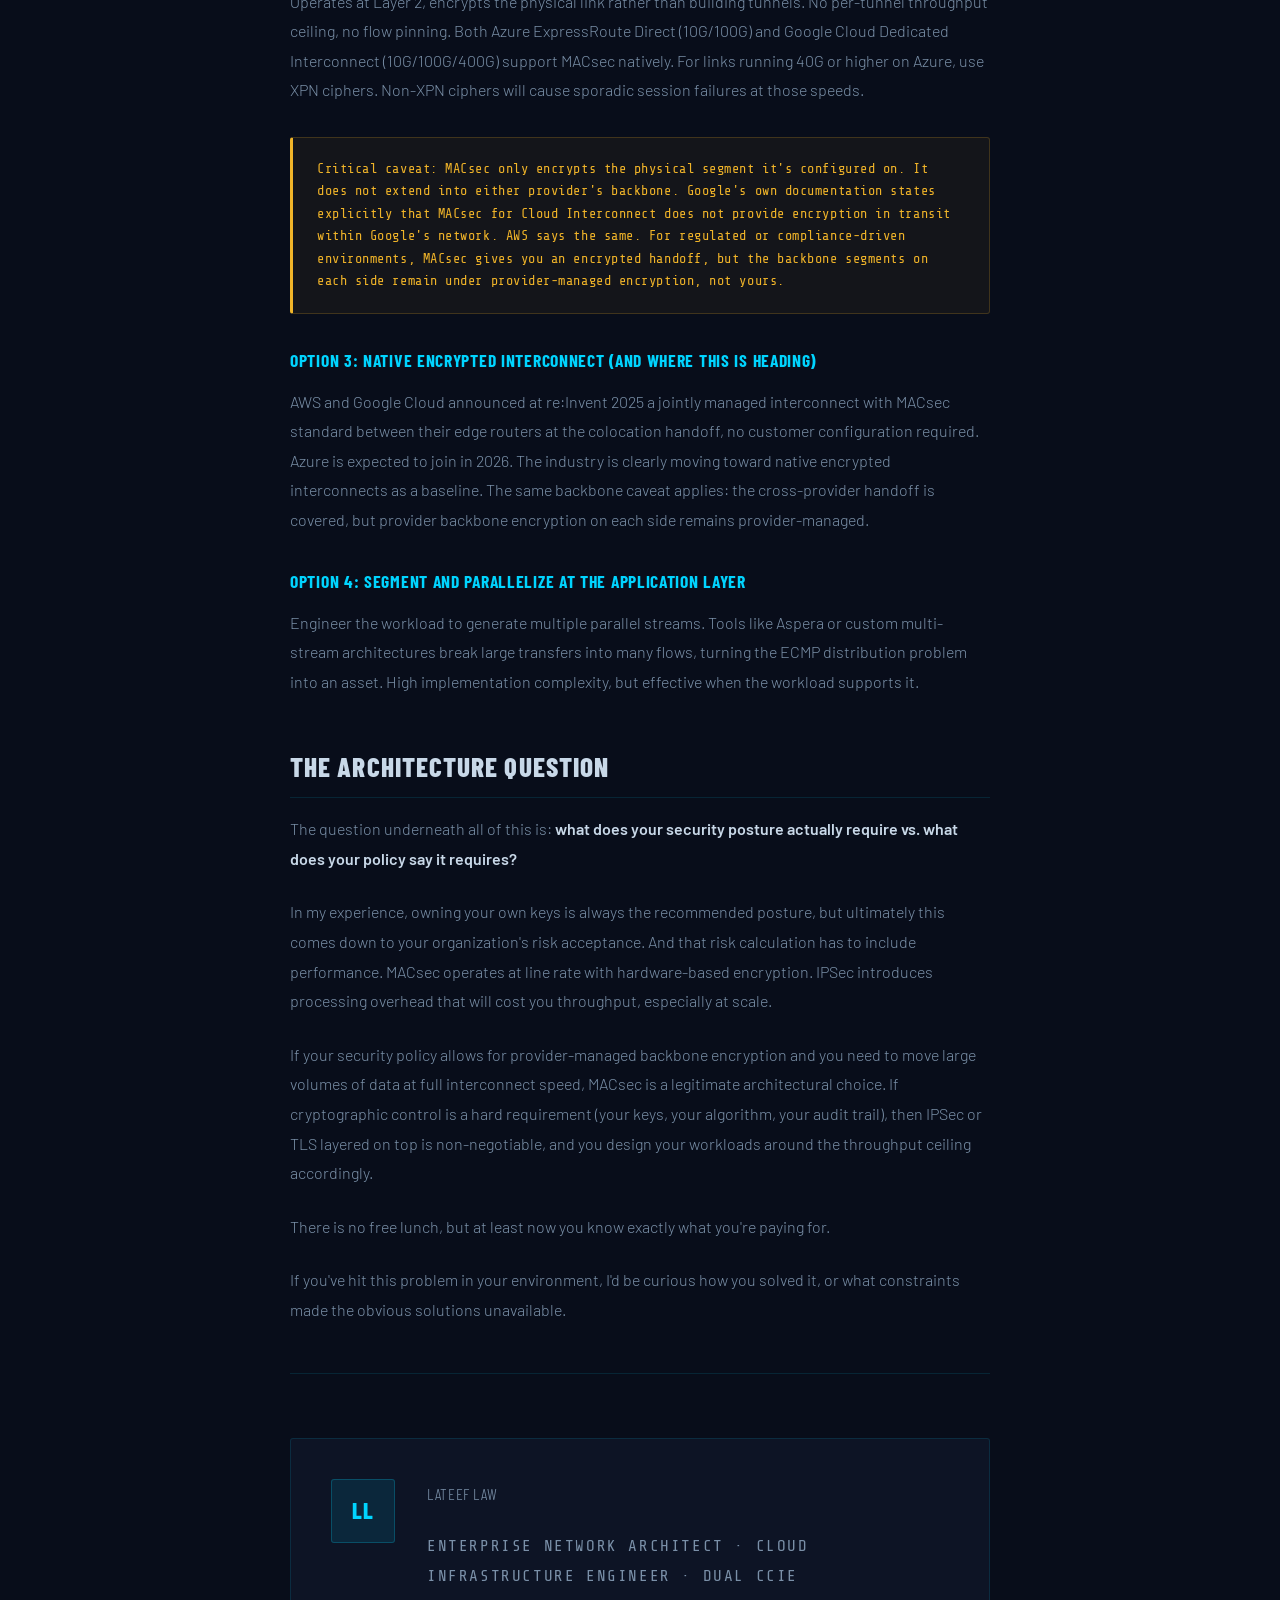
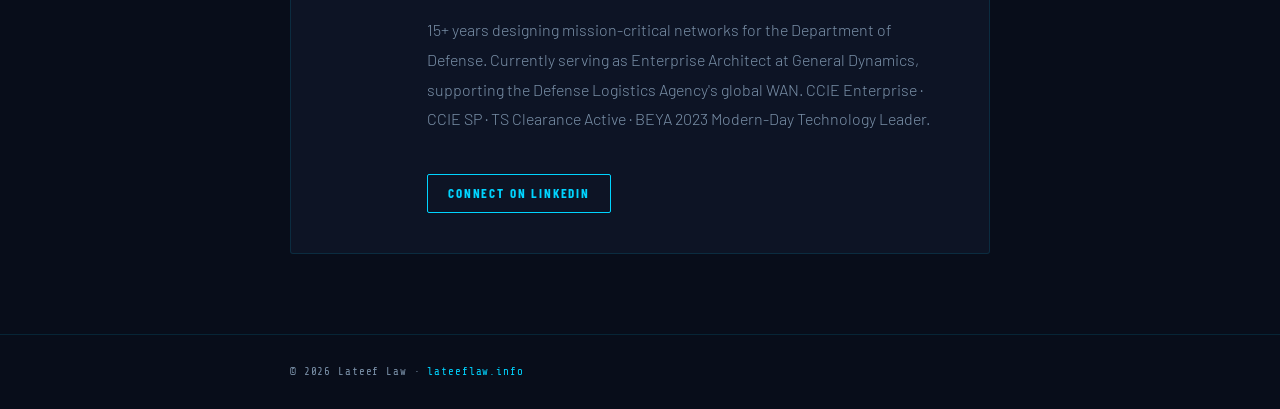
<file: articles/ipsec-cloud-interconnect.html>
<!DOCTYPE html>
<html lang="en">
<head>
  <meta charset="UTF-8" />
  <meta name="viewport" content="width=device-width, initial-scale=1.0" />
  <title>IPSec Over High-Bandwidth Cloud Interconnects | Lateef Law</title>
  <meta name="description" content="When security requirements mandate IPSec but a single cloud-native tunnel can't saturate a 100G interconnect, you need a design strategy. A deep-dive into ECMP flow pinning, MACsec tradeoffs, and the backbone encryption gap the providers don't advertise.">
  <meta name="author" content="Lateef Law">
  <meta property="og:title" content="IPSec Over High-Bandwidth Cloud Interconnects: The Throughput Problem No One Talks About">
  <meta property="og:description" content="A deep-dive into ECMP flow pinning, MACsec tradeoffs, and the backbone encryption gap the providers don't advertise.">
  <meta property="og:url" content="https://lateeflaw.info/articles/ipsec-cloud-interconnect.html">
  <meta property="og:type" content="article">
  <link rel="preconnect" href="https://fonts.googleapis.com" />
  <link rel="preconnect" href="https://fonts.gstatic.com" crossorigin />
  <link href="https://fonts.googleapis.com/css2?family=Barlow+Condensed:wght@400;600;700;800&family=Barlow:wght@300;400;500;600&family=Share+Tech+Mono&display=swap" rel="stylesheet" />
  <style>
    *, *::before, *::after { box-sizing: border-box; margin: 0; padding: 0; }

    :root {
      --bg0:        #080d1a;
      --bg1:        #0d1425;
      --bg2:        #111c30;
      --accent:     #00d4ff;
      --accent-dim: rgba(0,212,255,0.1);
      --accent-glow:rgba(0,212,255,0.3);
      --gold:       #f0b429;
      --green:      #22c55e;
      --text:       #c8d8e8;
      --muted:      #7a90a8;
      --border:     rgba(0,212,255,0.12);
      --border-mid: rgba(0,212,255,0.22);
    }

    html { scroll-behavior: smooth; }

    body {
      background: var(--bg0);
      color: var(--text);
      font-family: 'Barlow', sans-serif;
      font-size: 16px;
      line-height: 1.65;
      overflow-x: hidden;
    }

    body::before {
      content: '';
      position: fixed;
      inset: 0;
      background-image:
        linear-gradient(rgba(0,212,255,0.03) 1px, transparent 1px),
        linear-gradient(90deg, rgba(0,212,255,0.03) 1px, transparent 1px);
      background-size: 40px 40px;
      pointer-events: none;
      z-index: 0;
    }

    ::-webkit-scrollbar { width: 5px; }
    ::-webkit-scrollbar-track { background: var(--bg0); }
    ::-webkit-scrollbar-thumb { background: var(--accent); border-radius: 3px; }
    ::selection { background: var(--accent); color: #000; }

    .container {
      max-width: 780px;
      margin: 0 auto;
      padding: 0 2.5rem;
      position: relative;
      z-index: 1;
    }

    /* ── NAVBAR ── */
    #navbar {
      position: fixed;
      top: 0; left: 0; right: 0;
      z-index: 999;
      height: 60px;
      display: flex;
      align-items: center;
      background: rgba(8,13,26,0.92);
      backdrop-filter: blur(18px);
      -webkit-backdrop-filter: blur(18px);
      border-bottom: 1px solid rgba(0,212,255,0.25);
    }
    .nav-inner {
      display: flex;
      align-items: center;
      justify-content: space-between;
      width: 100%;
    }
    .nav-logo {
      font-family: 'Barlow Condensed', sans-serif;
      font-weight: 800;
      font-size: 1.45rem;
      color: var(--text);
      text-decoration: none;
      letter-spacing: 0.06em;
      text-transform: uppercase;
    }
    .nav-logo span { color: var(--accent); }
    .nav-back {
      font-family: 'Share Tech Mono', monospace;
      font-size: 0.72rem;
      color: var(--muted);
      text-decoration: none;
      letter-spacing: 0.14em;
      text-transform: uppercase;
      transition: color 0.2s;
    }
    .nav-back:hover { color: var(--accent); }

    /* ── ARTICLE HEADER ── */
    .article-header {
      padding: 8rem 0 3rem;
      border-bottom: 1px solid var(--border);
    }
    .article-category {
      font-family: 'Share Tech Mono', monospace;
      font-size: 0.7rem;
      color: var(--accent);
      letter-spacing: 0.18em;
      text-transform: uppercase;
      opacity: 0.85;
      margin-bottom: 1.25rem;
    }
    .article-title {
      font-family: 'Barlow Condensed', sans-serif;
      font-weight: 800;
      font-size: clamp(1.9rem, 4vw, 2.8rem);
      line-height: 1.05;
      text-transform: uppercase;
      letter-spacing: 0.02em;
      margin-bottom: 1.5rem;
      color: var(--text);
    }
    .article-meta {
      display: flex;
      flex-wrap: wrap;
      gap: 1.5rem;
      align-items: center;
      margin-bottom: 1.5rem;
    }
    .article-meta-item {
      font-family: 'Share Tech Mono', monospace;
      font-size: 0.68rem;
      color: var(--muted);
      letter-spacing: 0.1em;
      text-transform: uppercase;
    }
    .article-meta-item span { color: var(--accent); }
    .article-tags {
      display: flex;
      flex-wrap: wrap;
      gap: 0.4rem;
    }
    .article-tag {
      font-family: 'Share Tech Mono', monospace;
      font-size: 0.6rem;
      padding: 0.22rem 0.55rem;
      background: rgba(0,212,255,0.06);
      border: 1px solid rgba(0,212,255,0.15);
      color: var(--accent);
      border-radius: 2px;
      letter-spacing: 0.06em;
    }

    /* ── ARTICLE BODY ── */
    .article-body {
      padding: 3.5rem 0 5rem;
    }
    .article-body p {
      font-size: 1rem;
      color: var(--muted);
      line-height: 1.85;
      font-weight: 300;
      margin-bottom: 1.5rem;
    }
    .article-body p strong {
      color: var(--text);
      font-weight: 600;
    }
    .article-body h2 {
      font-family: 'Barlow Condensed', sans-serif;
      font-weight: 800;
      font-size: clamp(1.3rem, 2.5vw, 1.7rem);
      text-transform: uppercase;
      letter-spacing: 0.04em;
      color: var(--text);
      margin: 3rem 0 1rem;
      padding-bottom: 0.5rem;
      border-bottom: 1px solid var(--border);
    }
    .article-body h3 {
      font-family: 'Barlow Condensed', sans-serif;
      font-weight: 700;
      font-size: 1.1rem;
      text-transform: uppercase;
      letter-spacing: 0.04em;
      color: var(--accent);
      margin: 2rem 0 0.75rem;
    }
    .article-body ul, .article-body ol {
      margin: 0 0 1.5rem 1.5rem;
    }
    .article-body li {
      font-size: 0.97rem;
      color: var(--muted);
      line-height: 1.8;
      font-weight: 300;
      margin-bottom: 0.35rem;
    }
    .article-body li strong { color: var(--text); font-weight: 600; }

    .callout {
      padding: 1.25rem 1.5rem;
      background: rgba(0,212,255,0.05);
      border: 1px solid rgba(0,212,255,0.2);
      border-left: 3px solid var(--accent);
      border-radius: 3px;
      margin: 2rem 0;
    }
    .callout p {
      font-family: 'Share Tech Mono', monospace;
      font-size: 0.85rem;
      color: var(--accent);
      letter-spacing: 0.04em;
      line-height: 1.65;
      margin: 0;
    }

    .callout-warning {
      background: rgba(240,180,41,0.05);
      border-color: rgba(240,180,41,0.2);
      border-left-color: var(--gold);
    }
    .callout-warning p { color: var(--gold); }

    .code-block {
      background: var(--bg2);
      border: 1px solid var(--border);
      border-radius: 3px;
      padding: 1.25rem 1.5rem;
      margin: 1.5rem 0;
      overflow-x: auto;
    }
    .code-block pre {
      font-family: 'Share Tech Mono', monospace;
      font-size: 0.78rem;
      color: var(--text);
      line-height: 1.7;
      white-space: pre;
    }
    .code-block .comment { color: var(--muted); opacity: 0.7; }
    .code-block .keyword { color: var(--accent); }
    .code-block .value   { color: var(--gold); }

    .section-divider {
      border: none;
      border-top: 1px solid var(--border);
      margin: 3rem 0;
    }

    /* ── AUTHOR BIO ── */
    .author-section {
      padding: 2.5rem;
      background: var(--bg1);
      border: 1px solid var(--border);
      border-radius: 3px;
      margin-top: 4rem;
      display: flex;
      gap: 2rem;
      align-items: flex-start;
    }
    .author-avatar-lg {
      width: 64px; height: 64px;
      border-radius: 3px;
      background: var(--accent-dim);
      border: 1px solid var(--border-mid);
      display: flex;
      align-items: center;
      justify-content: center;
      font-family: 'Barlow Condensed', sans-serif;
      font-size: 1.4rem;
      font-weight: 800;
      color: var(--accent);
      flex-shrink: 0;
      letter-spacing: 0.05em;
    }
    .author-bio-text {}
    .author-bio-name {
      font-family: 'Barlow Condensed', sans-serif;
      font-weight: 800;
      font-size: 1.1rem;
      text-transform: uppercase;
      letter-spacing: 0.04em;
      color: var(--text);
      margin-bottom: 0.25rem;
    }
    .author-bio-title {
      font-family: 'Share Tech Mono', monospace;
      font-size: 0.65rem;
      color: var(--accent);
      letter-spacing: 0.1em;
      text-transform: uppercase;
      margin-bottom: 0.75rem;
    }
    .author-bio-desc {
      font-size: 0.88rem;
      color: var(--muted);
      line-height: 1.75;
      font-weight: 300;
    }
    .author-cta {
      display: inline-flex;
      align-items: center;
      gap: 0.5rem;
      margin-top: 1rem;
      padding: 0.5rem 1.25rem;
      font-family: 'Barlow Condensed', sans-serif;
      font-size: 0.82rem;
      font-weight: 700;
      letter-spacing: 0.14em;
      text-transform: uppercase;
      text-decoration: none;
      border-radius: 2px;
      background: transparent;
      color: var(--accent);
      border: 1px solid var(--accent);
      transition: all 0.22s ease;
    }
    .author-cta:hover { background: var(--accent); color: #000; }

    /* ── FOOTER ── */
    footer {
      padding: 1.75rem 0;
      background: var(--bg0);
      border-top: 1px solid var(--border);
      position: relative;
      z-index: 1;
    }
    .footer-inner {
      display: flex;
      align-items: center;
      justify-content: space-between;
      flex-wrap: wrap;
      gap: 1rem;
    }
    .footer-copy {
      font-family: 'Share Tech Mono', monospace;
      font-size: 0.68rem;
      color: var(--muted);
      letter-spacing: 0.08em;
    }
    .footer-copy a { color: var(--accent); text-decoration: none; }

    @media (max-width: 600px) {
      .container { padding: 0 1.25rem; }
      .article-header { padding: 7rem 0 2.5rem; }
      .author-section { flex-direction: column; gap: 1.25rem; }
    }
  </style>
</head>
<body>

  <!-- NAVBAR -->
  <nav id="navbar">
    <div class="container nav-inner">
      <a href="../index.html" class="nav-logo">LATEEF<span>.</span></a>
      <a href="../index.html#projects" class="nav-back">← Back to Site</a>
    </div>
  </nav>

  <!-- ARTICLE HEADER -->
  <header class="article-header">
    <div class="container">
      <p class="article-category">Cloud Networking · Security</p>
      <h1 class="article-title">IPSec Over High-Bandwidth Cloud Interconnects:<br>The Throughput Problem No One Talks About</h1>
      <div class="article-meta">
        <span class="article-meta-item">By <span>Lateef Law</span></span>
        <span class="article-meta-item">Published <span>March 2026</span></span>
        <span class="article-meta-item">~5 min read</span>
      </div>
      <div class="article-tags">
        <span class="article-tag">IPSec</span>
        <span class="article-tag">MACsec</span>
        <span class="article-tag">ECMP</span>
        <span class="article-tag">Cloud Interconnect</span>
        <span class="article-tag">Network Architecture</span>
      </div>
    </div>
  </header>

  <!-- ARTICLE BODY -->
  <article class="article-body">
    <div class="container">

      <p>Here's a design problem that doesn't get talked about enough in cloud networking circles.</p>

      <p>You've got a high-bandwidth cloud interconnect: 10G, 50G, maybe 100G. Your security requirements mandate IPSec encryption end-to-end. Simple enough on paper.</p>

      <p>A single cloud-native IPSec tunnel can't saturate that interconnect. Cryptographic overhead and per-tunnel throughput limits mean one tunnel falls well short. So the natural answer is ECMP across multiple IPSec tunnels: spin up several, load balance across them, aggregate the bandwidth.</p>

      <p>That works. Until it doesn't.</p>

      <div class="callout">
        <p>ECMP hashes on flow: source IP, destination IP, source port, destination port, protocol. A single flow is pinned to a single tunnel for its entire lifetime. You cannot split one flow across multiple paths. That's how the protocol works.</p>
      </div>

      <p>If you have a workload generating one massive sustained flow (a large backup job, a bulk data transfer, a high-throughput database sync), that entire flow rides one tunnel. All your other tunnels sit largely idle for that transaction. You've built 100G of aggregate capacity and your critical job is capped at single-tunnel throughput.</p>

      <p>You can improve distribution if applications generate multiple concurrent flows to the same destination: different source ports mean different hash values, different tunnel assignments. But banking on application behavior you don't control is a design risk.</p>

      <h2>The Options</h2>

      <p>Here's how I think about the tradeoffs:</p>

      <h3>Option 1: Accept ECMP with flow-level limits</h3>

      <p>Works well when traffic is naturally diverse: many flows from many sources. Breaks down for bulk single-flow workloads. Lowest operational complexity, no additional cost.</p>

      <h3>Option 2: MACsec instead of IPSec</h3>

      <p>Operates at Layer 2, encrypts the physical link rather than building tunnels. No per-tunnel throughput ceiling, no flow pinning. Both Azure ExpressRoute Direct (10G/100G) and Google Cloud Dedicated Interconnect (10G/100G/400G) support MACsec natively. For links running 40G or higher on Azure, use XPN ciphers. Non-XPN ciphers will cause sporadic session failures at those speeds.</p>

      <div class="callout-warning callout">
        <p>Critical caveat: MACsec only encrypts the physical segment it's configured on. It does not extend into either provider's backbone. Google's own documentation states explicitly that MACsec for Cloud Interconnect does not provide encryption in transit within Google's network. AWS says the same. For regulated or compliance-driven environments, MACsec gives you an encrypted handoff, but the backbone segments on each side remain under provider-managed encryption, not yours.</p>
      </div>

      <h3>Option 3: Native encrypted interconnect (and where this is heading)</h3>

      <p>AWS and Google Cloud announced at re:Invent 2025 a jointly managed interconnect with MACsec standard between their edge routers at the colocation handoff, no customer configuration required. Azure is expected to join in 2026. The industry is clearly moving toward native encrypted interconnects as a baseline. The same backbone caveat applies: the cross-provider handoff is covered, but provider backbone encryption on each side remains provider-managed.</p>

      <h3>Option 4: Segment and parallelize at the application layer</h3>

      <p>Engineer the workload to generate multiple parallel streams. Tools like Aspera or custom multi-stream architectures break large transfers into many flows, turning the ECMP distribution problem into an asset. High implementation complexity, but effective when the workload supports it.</p>

      <h2>The Architecture Question</h2>

      <p>The question underneath all of this is: <strong>what does your security posture actually require vs. what does your policy say it requires?</strong></p>

      <p>In my experience, owning your own keys is always the recommended posture, but ultimately this comes down to your organization's risk acceptance. And that risk calculation has to include performance. MACsec operates at line rate with hardware-based encryption. IPSec introduces processing overhead that will cost you throughput, especially at scale.</p>

      <p>If your security policy allows for provider-managed backbone encryption and you need to move large volumes of data at full interconnect speed, MACsec is a legitimate architectural choice. If cryptographic control is a hard requirement (your keys, your algorithm, your audit trail), then IPSec or TLS layered on top is non-negotiable, and you design your workloads around the throughput ceiling accordingly.</p>

      <p>There is no free lunch, but at least now you know exactly what you're paying for.</p>

      <p>If you've hit this problem in your environment, I'd be curious how you solved it, or what constraints made the obvious solutions unavailable.</p>

      <hr class="section-divider">

      <!-- AUTHOR BIO -->
      <div class="author-section">
        <div class="author-avatar-lg">LL</div>
        <div class="author-bio-text">
          <p class="author-bio-name">Lateef Law</p>
          <p class="author-bio-title">Enterprise Network Architect · Cloud Infrastructure Engineer · Dual CCIE</p>
          <p class="author-bio-desc">15+ years designing mission-critical networks for the Department of Defense. Currently serving as Enterprise Architect at General Dynamics, supporting the Defense Logistics Agency's global WAN. CCIE Enterprise · CCIE SP · TS Clearance Active · BEYA 2023 Modern-Day Technology Leader.</p>
          <a href="https://www.linkedin.com/in/lateeflaw" class="author-cta">Connect on LinkedIn</a>
        </div>
      </div>

    </div>
  </article>

  <!-- FOOTER -->
  <footer>
    <div class="container footer-inner">
      <p class="footer-copy">© 2026 Lateef Law · <a href="https://lateeflaw.info">lateeflaw.info</a></p>
    </div>
  </footer>

</body>
</html>
</file>
<file: intelligence/dash.css>
/* Internet Intelligence dashboard (milestones M1, M1.1, M3). Tokens and fonts are the site's own (see lab/index.html). Dark, one look, by design. */
*, *::before, *::after { box-sizing: border-box; margin: 0; padding: 0; }
[hidden] { display: none !important; }
:root {
  --bg0: #080d1a; --bg1: #0d1425; --bg2: #111c30; --ocean: #0a1222; --land: #16253d; --land-line: #2a4468;
  --accent: #00d4ff; --gold: #f0b429; --amber: #f0b429; --loss-hi: #ff5a5f; --green: #22c55e; --red: #f87171;
  --text: #c8d8e8; --white: #fff; --muted: #8aa0b8; --border: rgba(0,212,255,0.14); --border-mid: rgba(0,212,255,0.26);
  --mono: 'Share Tech Mono', ui-monospace, monospace; --cond: 'Barlow Condensed', 'Arial Narrow', sans-serif;
  color-scheme: dark;
}
html { scroll-behavior: smooth; scroll-padding-top: 4.5rem; }   /* the fixed 60 px navbar must not cover a focused control (review/m2.2.2) */
body { background: var(--bg0); color: var(--text); font: 16px/1.6 'Barlow', system-ui, sans-serif; min-width: 0; }
body::before { content: ''; position: fixed; inset: 0; background-image: linear-gradient(rgba(0,212,255,0.03) 1px, transparent 1px), linear-gradient(90deg, rgba(0,212,255,0.03) 1px, transparent 1px); background-size: 40px 40px; pointer-events: none; z-index: 0; }
a { color: var(--accent); }
:focus-visible { outline: 2px solid var(--accent); outline-offset: 2px; }
.sr { position: absolute; width: 1px; height: 1px; overflow: hidden; clip: rect(0 0 0 0); white-space: nowrap; }
.skip { position: absolute; left: -9999px; top: 0; }
.skip:focus { left: 1rem; top: .6rem; z-index: 1001; background: var(--bg2); color: var(--white); padding: .5rem .8rem; border: 1px solid var(--accent); }
.container { max-width: 1240px; margin: 0 auto; padding: 0 max(2rem, env(safe-area-inset-right, 0px)) 0 max(2rem, env(safe-area-inset-left, 0px)); position: relative; z-index: 1; }

/* navbar, as on the other site pages */
#navbar { position: fixed; top: 0; left: 0; right: 0; z-index: 999; height: 60px; display: flex; align-items: center; background: rgba(8,13,26,0.92); backdrop-filter: blur(18px); -webkit-backdrop-filter: blur(18px); border-bottom: 1px solid rgba(0,212,255,0.25); }
.nav-inner { display: flex; align-items: center; justify-content: space-between; width: 100%; }
.nav-logo { font: 800 1.45rem var(--cond); color: var(--text); text-decoration: none; letter-spacing: .06em; text-transform: uppercase; }
.nav-logo span { color: var(--accent); }
.nav-back { font: .72rem var(--mono); color: var(--muted); text-decoration: none; letter-spacing: .14em; text-transform: uppercase; padding: .6rem 0; }
.nav-back:hover { color: var(--accent); }

.head { padding: 5.6rem 0 1rem; }
.kicker { font: .72rem var(--mono); letter-spacing: .16em; text-transform: uppercase; color: var(--gold); }
h1 { font: 800 clamp(2rem, 5vw, 3.2rem)/1.05 var(--cond); letter-spacing: .04em; text-transform: uppercase; color: var(--white); margin: .3rem 0 .5rem; text-wrap: balance; }
.lede { max-width: 72ch; color: var(--text); }
h2 { font: 700 1.3rem/1.2 var(--cond); letter-spacing: .06em; text-transform: uppercase; color: var(--white); }
h3 { font: 600 .95rem/1.3 var(--cond); letter-spacing: .08em; text-transform: uppercase; color: var(--accent); margin: .9rem 0 .35rem; }
main > * + *, #app > * + *, #dataonly > * + * { margin-top: 1rem; }

/* banner and status */
.banner { display: flex; gap: .7rem; align-items: center; padding: .6rem .85rem; font: 600 1.02rem/1.35 var(--cond); letter-spacing: .07em; text-transform: uppercase; }
.banner.sim { border: 1px dashed var(--gold); color: var(--gold); background: rgba(240,180,41,.07); }
.banner.real { border: 1px solid var(--border-mid); background: var(--bg1); text-transform: none; letter-spacing: .02em; font: 500 .95rem 'Barlow', sans-serif; display: block; }
.dia { width: 9px; height: 9px; background: var(--gold); transform: rotate(45deg); display: inline-block; flex: none; vertical-align: middle; }
.status { display: flex; flex-wrap: wrap; gap: .4rem 1.1rem; align-items: center; background: var(--bg1); border: 1px solid var(--border-mid); padding: .55rem .8rem; font: .78rem/1.4 var(--mono); }
.status-actions { margin-left: auto; display: flex; gap: .5rem; flex-wrap: wrap; }
.chip { display: inline-flex; align-items: center; gap: .45rem; font: .72rem var(--mono); letter-spacing: .08em; text-transform: uppercase; border: 1px solid var(--border-mid); padding: .25rem .6rem; background: rgba(8,13,26,.84); color: var(--white); }
.chip .dot { width: 8px; height: 8px; border-radius: 50%; background: var(--muted); display: inline-block; }
.chip.tone-g .dot { background: var(--green); } .chip.tone-y .dot { background: var(--gold); } .chip.tone-r .dot { background: var(--red); border-radius: 1px; } .chip.tone-m .dot { background: var(--muted); }
.sim-chip { border-color: var(--gold); color: var(--gold); margin-bottom: .4rem; }
.gate { border: 1px solid var(--red); background: rgba(248,113,113,.06); padding: 1rem 1.2rem; }
.gate h2 { color: var(--red); margin-bottom: .4rem; } .gate-why, .gate-note { font: .85rem/1.5 var(--mono); margin-top: .5rem; color: var(--text); } .gate-note { color: var(--muted); }
body[data-state="EXPIRED"] .gate { border-color: var(--muted); background: var(--bg1); } body[data-state="EXPIRED"] .gate h2 { color: var(--white); }

.btn { font: .72rem var(--mono); letter-spacing: .08em; text-transform: uppercase; color: var(--accent); background: transparent; border: 1px solid var(--border-mid); padding: .5rem .9rem; min-height: 38px; cursor: pointer; }
.btn.small { padding: .35rem .7rem; min-height: 34px; }
.btn:hover:not(:disabled) { border-color: var(--accent); }
.btn[aria-pressed="true"], .btn.on { background: rgba(0,212,255,.14); border-color: var(--accent); color: var(--white); }
.btn:disabled { opacity: .45; cursor: default; }

/* KPI tiles and filters */
.kpis { display: grid; grid-template-columns: repeat(4, minmax(0, 1fr)); gap: .75rem; }
.kpi { background: var(--bg1); border: 1px solid var(--border-mid); padding: .65rem .85rem; min-width: 0; }
.kpi small { display: block; font: .68rem var(--mono); letter-spacing: .1em; text-transform: uppercase; color: var(--muted); }
.kpi strong { display: block; font: 700 1.9rem/1.15 var(--cond); color: var(--white); }
.kpi em { display: block; font: normal .72rem/1.35 var(--mono); color: var(--muted); }
.filters { display: flex; flex-wrap: wrap; gap: .6rem .8rem; align-items: flex-end; background: var(--bg1); border: 1px solid var(--border-mid); padding: .75rem .85rem; }
.fld { display: flex; flex-direction: column; gap: .2rem; font: .66rem var(--mono); letter-spacing: .1em; text-transform: uppercase; color: var(--muted); min-width: 0; }
.fld.sm { width: 7.5rem; } .fld.grow { flex: 1 1 12rem; }
.fld select, .fld input { font: .85rem var(--mono); letter-spacing: 0; text-transform: none; color: var(--white); background: var(--bg0); border: 1px solid var(--border-mid); padding: .4rem .55rem; min-height: 38px; min-width: 0; width: 100%; border-radius: 0; }
.fld select { appearance: none; background-image: linear-gradient(45deg, transparent 50%, var(--muted) 50%), linear-gradient(135deg, var(--muted) 50%, transparent 50%); background-position: calc(100% - 14px) 52%, calc(100% - 9px) 52%; background-size: 5px 5px; background-repeat: no-repeat; padding-right: 1.8rem; min-width: 9.5rem; }
.count { margin-left: auto; font: .78rem var(--mono); color: var(--text); align-self: center; }

/* map card and inspector */
.grid { display: grid; grid-template-columns: minmax(0, 1fr) 370px; gap: 1rem; align-items: start; }
.card { background: var(--bg1); border: 1px solid var(--border-mid); padding: 1rem; min-width: 0; }
body[data-sim="1"] .card, body[data-sim="1"] .kpi, body[data-sim="1"] .filters, body[data-sim="1"] .status { border-style: dashed; border-color: rgba(240,180,41,.5); }
.cardhead { display: flex; flex-wrap: wrap; gap: .5rem 1rem; justify-content: space-between; align-items: center; margin-bottom: .6rem; }
.zoombar { display: flex; flex-wrap: wrap; gap: .35rem; }
.mapwrap { aspect-ratio: 720 / 284; position: relative; border: 1px solid var(--border); overflow: hidden; background: var(--ocean); }
#map { display: block; width: 100%; height: 100%; touch-action: pan-y; }
.ocean { fill: var(--ocean); } .land { fill: var(--land); stroke: var(--land-line); stroke-width: .7px; vector-effect: non-scaling-stroke; }
.wm { font: 700 26px var(--cond); letter-spacing: .2em; fill: rgba(240,180,41,.075); }
/* colour = packet loss in the window (cyan none observed, amber observed, red elevated); line width and pattern = round-trip time; selection = white halo, so amber and red mean loss and nothing else */
.arc { fill: none; stroke: var(--accent); stroke-opacity: .95; stroke-linecap: round; vector-effect: non-scaling-stroke; transition: stroke-opacity .12s; }
.arc.l0, .lg.l0 { stroke: var(--accent); } .arc.l1, .lg.l1 { stroke: var(--amber); } .arc.l2, .lg.l2 { stroke: var(--loss-hi); }
.arc.b0 { stroke-width: 2.3px; } .arc.b1 { stroke-width: 1.8px; } .arc.b2 { stroke-width: 1.6px; stroke-dasharray: 7 3; } .arc.b3 { stroke-width: 1.4px; stroke-dasharray: 2 3.5; }
.arc.hl { stroke-opacity: 1; stroke-width: 2.7px; } .arc.dim { stroke-opacity: .12; }
.arc.sel { stroke-opacity: 1; stroke-width: 3.4px; }
.arc-casing { fill: none; stroke: #fff; stroke-opacity: .92; stroke-width: 7.5px; stroke-linecap: round; vector-effect: non-scaling-stroke; }
.arc-hit { fill: none; stroke: transparent; stroke-width: 10px; vector-effect: non-scaling-stroke; pointer-events: stroke; cursor: pointer; }
.lossmark { fill: var(--amber); stroke: #080d1a; stroke-width: 1px; vector-effect: non-scaling-stroke; } .lossmark.l2 { fill: var(--loss-hi); } .lossmark.dim { opacity: .25; }
.node { cursor: pointer; outline: none; } .node .nhit { fill: transparent; } .node .ring { fill: #080d1a; stroke: var(--accent); stroke-width: 1.6px; } .node .core { fill: var(--text); }
.node.end .ring, .node.sel .ring { stroke: #fff; stroke-width: 3px; } .node.end .core, .node.sel .core { fill: #fff; } .node.idle { opacity: .38; } .node.faded { opacity: .6; }
.node:hover .ring { stroke: var(--white); } .node:focus-visible .ring { stroke: var(--white); stroke-width: 3.4px; } .node:focus-visible .nhit { stroke: var(--accent); stroke-width: 1.5px; stroke-dasharray: 3 3; }
.nl { font: 600 11px 'Barlow', sans-serif; fill: var(--text); paint-order: stroke; stroke: var(--ocean); stroke-width: 3px; stroke-linejoin: round; pointer-events: none; }
.nl.end { font-size: 12.5px; font-weight: 700; fill: #fff; stroke-width: 3.5px; }
.legend { list-style: none; display: flex; flex-wrap: wrap; gap: .3rem 1.1rem; margin-top: .6rem; font: .72rem var(--mono); color: var(--muted); align-items: center; }
.legend li { display: inline-flex; align-items: center; gap: .3rem; } .legend .lg-note { flex-basis: 100%; } .legend .lg-title { flex-basis: 100%; color: var(--text); letter-spacing: .08em; text-transform: uppercase; margin-top: .25rem; }
.lg { fill: none; stroke: var(--accent); stroke-width: 2.4px; stroke-linecap: round; } .lg.n { stroke: var(--text); }
.lg.b0 { stroke-width: 2.8px; } .lg.b1 { stroke-width: 2.1px; } .lg.b2 { stroke-width: 1.9px; stroke-dasharray: 7 3; } .lg.b3 { stroke-width: 1.6px; stroke-dasharray: 2 3.5; }
.tri { width: 0; height: 0; border-left: 5.5px solid transparent; border-right: 5.5px solid transparent; border-bottom: 10px solid var(--loss-hi); display: inline-block; vertical-align: middle; flex: none; }
.red { color: var(--loss-hi); }
.framebar { display: flex; flex-wrap: wrap; gap: .3rem .8rem; align-items: center; margin-bottom: .5rem; padding: .3rem .65rem; min-height: 46px; border: 1px solid var(--border-mid); background: rgba(255,255,255,.04); font: .76rem/1.4 var(--mono); color: var(--text); }
.framebar.idle, .framebar.fits { border-color: transparent; background: transparent; color: var(--muted); }   /* same height in every mode: the map never moves when a pair is selected */
.btn.back { border-color: #fff; color: #fff; }
.chips { display: flex; flex-wrap: wrap; gap: .4rem; margin-top: .75rem; }
.chip-btn { min-height: 34px; }

.insp .kick { font: .68rem var(--mono); letter-spacing: .12em; text-transform: uppercase; color: var(--muted); }
.insp h2.t { font: 700 1.55rem/1.15 var(--cond); letter-spacing: .04em; color: var(--white); text-transform: none; overflow-wrap: anywhere; }
.insp .sub, .derived { font: .74rem/1.45 var(--mono); color: var(--muted); margin-top: .25rem; }
dl { display: grid; grid-template-columns: minmax(7.5rem, auto) minmax(0, 1fr); gap: .25rem .8rem; margin: .5rem 0; font: .8rem/1.4 var(--mono); }
dt { color: var(--muted); } dd { color: var(--white); overflow-wrap: anywhere; } .amb { color: var(--gold); }
.actions { display: flex; flex-wrap: wrap; gap: .4rem; margin-top: .7rem; }
.pairlist { list-style: none; } .linkbtn { display: flex; justify-content: space-between; gap: 1rem; width: 100%; text-align: left; background: transparent; border: 0; border-bottom: 1px solid var(--border); color: var(--text); font: .8rem var(--mono); padding: .45rem .2rem; min-height: 34px; cursor: pointer; }
.linkbtn:hover { background: rgba(0,212,255,.07); color: var(--white); } .linkbtn .n { color: var(--white); white-space: nowrap; }

/* tabs, table, cards */
.tabs { padding: 0; } .tablist { display: flex; gap: 2px; border-bottom: 1px solid var(--border-mid); overflow-x: auto; padding: 0 .5rem; }
[role="tab"] { background: transparent; border: 0; border-bottom: 2px solid transparent; color: var(--muted); font: 600 .95rem var(--cond); letter-spacing: .09em; text-transform: uppercase; padding: .8rem 1rem; min-height: 44px; cursor: pointer; white-space: nowrap; }
[role="tab"][aria-selected="true"] { color: var(--accent); border-bottom-color: var(--accent); } [role="tab"]:hover { color: var(--white); }
[role="tabpanel"] { padding: 1rem; } .panel { max-width: 920px; }
.tablewrap { overflow: auto; max-height: min(640px, 80vh); }
table { border-collapse: collapse; width: 100%; font: .78rem/1.35 var(--mono); }
thead th { position: sticky; top: 0; background: var(--bg1); z-index: 1; box-shadow: 0 1px 0 var(--border-mid); }
th, td { text-align: left; padding: .45rem .7rem .45rem 0; border-bottom: 1px solid var(--border); white-space: nowrap; } th.n, td.n { text-align: right; padding-right: .9rem; }
th { font-weight: 400; color: var(--muted); } .sortbtn { background: transparent; border: 0; color: inherit; font: inherit; letter-spacing: .04em; cursor: pointer; padding: .25rem .1rem; min-height: 30px; }
th[aria-sort="ascending"] .sortbtn::after { content: ' \25B2'; color: var(--accent); } th[aria-sort="descending"] .sortbtn::after { content: ' \25BC'; color: var(--accent); } th[aria-sort] .sortbtn:hover { color: var(--white); }
tbody tr { cursor: pointer; } tbody tr:hover td { background: rgba(0,212,255,.05); } tr.hl td { background: rgba(0,212,255,.08); } tr.on td { background: rgba(240,180,41,.13); } tr.old td { color: var(--muted); } tr.empty td { color: var(--muted); padding: 1rem 0; }
.rowbtn { background: transparent; border: 0; color: var(--white); font: inherit; text-align: left; cursor: pointer; padding: .2rem 0; min-height: 28px; }
.sortbar { display: none; gap: .6rem; align-items: flex-end; margin-bottom: .75rem; } .sortbar .fld { flex: 1; }
.cards { list-style: none; display: none; gap: .5rem; }
.pc { display: grid; grid-template-columns: 1fr auto; gap: .15rem .7rem; text-align: left; width: 100%; background: var(--bg0); border: 1px solid var(--border-mid); color: var(--text); padding: .65rem .8rem; min-height: 48px; font: .8rem var(--mono); cursor: pointer; }
.pc b { grid-column: 1 / -1; font: 600 1.1rem var(--cond); letter-spacing: .03em; color: var(--white); } .pc .dim { grid-column: 1 / -1; color: var(--muted); }
.pc.hl { border-color: var(--accent); } .pc.on { border-color: var(--gold); background: rgba(240,180,41,.08); }
.cards li.empty { color: var(--muted); font: .85rem var(--mono); padding: .8rem 0; }
.rules { margin: .3rem 0 .3rem 1.1rem; font: .8rem/1.5 var(--mono); } .limit { margin-top: .9rem; border-left: 2px solid var(--gold); padding: .4rem .8rem; font: .8rem/1.5 var(--mono); color: var(--text); }
.panel p { max-width: 80ch; }

/* what is here, planned, unavailable */
.limits { margin-top: 1.5rem; border-top: 1px solid var(--border); padding: 1.2rem 0 2rem; }
.limits-grid { display: grid; grid-template-columns: repeat(3, minmax(0, 1fr)); gap: 1rem 1.5rem; margin-top: .4rem; } .limits ul { list-style: none; font: .8rem/1.5 var(--mono); } .limits li { padding-left: .9rem; position: relative; margin: .25rem 0; } .limits li::before { content: ''; position: absolute; left: 0; top: .6em; width: 5px; height: 5px; background: var(--accent); }
footer { padding: 1.5rem 0; background: var(--bg0); border-top: 1px solid var(--border); position: relative; z-index: 1; } .footer-copy { font: .68rem var(--mono); color: var(--muted); letter-spacing: .08em; } .footer-copy a { color: var(--accent); text-decoration: none; }
#tip { position: fixed; z-index: 1000; pointer-events: none; background: rgba(8,13,26,.97); border: 1px solid var(--border-mid); padding: .35rem .55rem; font: .72rem/1.35 var(--mono); max-width: 320px; color: var(--white); }
.noscript { padding: 1rem; font: .9rem var(--mono); }

@media (max-width: 1099px) { .grid { grid-template-columns: minmax(0, 1fr); } .kpis { grid-template-columns: repeat(2, minmax(0, 1fr)); } .limits-grid { grid-template-columns: minmax(0, 1fr); } }
@media (max-width: 699px) {
  .container { padding: 0 max(1rem, env(safe-area-inset-right, 0px)) 0 max(1rem, env(safe-area-inset-left, 0px)); }
  .nav-back, .nav-logo { min-height: 44px; display: inline-flex; align-items: center; }
  .head { padding-top: 4.8rem; } .kpi strong { font-size: 1.6rem; } .status-actions { margin-left: 0; width: 100%; } .status-actions .btn { flex: 1; }
  .btn, .btn.small, .chip-btn, .fld select, .fld input, .linkbtn, .sortbtn, .rowbtn { min-height: 44px; } .fld select, .fld input { font-size: 16px; }
  .fld, .fld.sm { width: 100%; flex: 1 1 100%; } .fld.sm { flex: 1 1 calc(50% - .4rem); width: auto; } .count { margin-left: 0; width: 100%; }
  .mapwrap { aspect-ratio: 1.6; } .card { padding: .8rem; } [role="tabpanel"] { padding: .8rem; }
  .tablewrap { display: none; } .cards { display: grid; } .sortbar { display: flex; }
  .zoombar .btn { flex: 1 1 auto; } .framebar { min-height: 56px; }
  #dataonly { display: flex; flex-direction: column; gap: 1rem; } #dataonly > * + * { margin-top: 0; } .kpis { order: 1; } .grid { order: 2; } .filters { order: 3; }   /* map first, then the filters that drive it */
}
@media (prefers-reduced-motion: reduce) { html { scroll-behavior: auto; } *, *::before, *::after { transition: none !important; animation: none !important; } }

/* ---- M3: control monitor panel, closed-state gate ---- */
.ctl { margin-top: 1.5rem; } .ctl h2 { margin-bottom: .3rem; } .ctl-intro { font: .8rem/1.5 var(--mono); color: var(--muted); max-width: 72ch; }
.ctl dl { grid-template-columns: minmax(8rem, auto) minmax(0, 1fr); } .ctl dd { overflow-wrap: anywhere; }
.ctl-logwrap { max-height: 15rem; overflow: auto; border: 1px solid var(--border); margin-top: .7rem; } .ctl-logwrap:focus-visible { outline: 2px solid var(--accent); outline-offset: 2px; }
.ctl-log { width: 100%; border-collapse: collapse; font: .75rem/1.4 var(--mono); } .ctl-log caption { text-align: left; padding: .4rem .6rem; color: var(--muted); caption-side: top; }
.ctl-log th, .ctl-log td { text-align: left; padding: .25rem .6rem; vertical-align: top; border-top: 1px solid var(--border); } .ctl-log th { color: var(--muted); font-weight: 400; position: sticky; top: 0; background: var(--bg1); } .ctl-log td:first-child { white-space: nowrap; } .ctl-log td:nth-child(2) { white-space: nowrap; color: var(--white); }
body[data-phase="restoring"] .gate { border-color: var(--gold); background: rgba(240,180,41,.06); } body[data-phase="restoring"] .gate h2 { color: var(--gold); }
@media (max-width: 599px) { .ctl dl { grid-template-columns: minmax(0, 1fr); } .ctl dt { margin-top: .4rem; } .ctl-log td:first-child, .ctl-log td:nth-child(2) { white-space: normal; } }

/* ---- M2.1: map/globe switch and the globe ---- */
.cardtools { display: flex; flex-wrap: wrap; gap: .4rem .8rem; align-items: center; } .viewsw { display: inline-flex; } .viewsw .btn + .btn { margin-left: -1px; }
.globectl { display: flex; flex-wrap: wrap; gap: .4rem .9rem; margin-bottom: .5rem; } .gc-group { display: inline-flex; flex-wrap: wrap; gap: .3rem; }
.globewrap { width: min(100%, 640px, 78vh); aspect-ratio: 1 / 1; margin: 0 auto; position: relative; }
#globe { display: block; width: 100%; height: 100%; touch-action: pan-y pinch-zoom; cursor: grab; user-select: none; -webkit-user-select: none; -webkit-tap-highlight-color: transparent; } #globe.dragging { cursor: grabbing; }
#globe:focus-visible { outline: 2px solid var(--accent); outline-offset: 3px; }
#globe .ocean { fill: var(--ocean); } #globe .wmcircle { pointer-events: none; } #globe .rim { fill: none; stroke: var(--border-mid); stroke-width: 1.5px; pointer-events: none; }
#globe .grat { fill: none; stroke: rgba(0,212,255,.11); stroke-width: .6px; vector-effect: non-scaling-stroke; pointer-events: none; } #globe .land { pointer-events: none; }
@media (pointer: coarse), (max-width: 700px) { .globectl .btn, .viewsw .btn { min-height: 44px; min-width: 44px; } }

/* ---- M2.2: latency matrix, round-trip time against distance, packet loss list, legend filters ---- */
:root { --rtt0: #0e3347; --rtt1: #104a62; --rtt2: #135f7b; --rtt3: #167a99; --ls0: #0c3b4a; --ls1: #5a4310; --ls2: #6b1d23; }   /* one hue, four steps: white text on each is at least 4.5:1 (measured in G-suite accessibility step) */
.stage > * + * { margin-top: .6rem; } .stage-tools { display: flex; flex-wrap: wrap; gap: .6rem; margin-bottom: .5rem; } .stage-tools .fld { width: min(100%, 16rem); }
.sim-head { display: flex; flex-wrap: wrap; gap: .3rem .7rem; align-items: center; font: .76rem var(--mono); color: var(--gold); margin-bottom: .5rem; } .sim-head .sim-chip { margin: 0; }
.view-sum, .view-note { font: .76rem/1.5 var(--mono); color: var(--text); max-width: 92ch; margin: .45rem 0; } .view-note { color: var(--muted); }
.view-notes { list-style: none; font: .76rem/1.5 var(--mono); color: var(--muted); max-width: 92ch; margin: .45rem 0 .7rem; } .view-notes li { padding-left: .9rem; position: relative; margin: .2rem 0; } .view-notes li::before { content: ''; position: absolute; left: 0; top: .6em; width: 5px; height: 5px; background: var(--accent); }
body[data-sim="1"] .mx-scroll, body[data-sim="1"] .ls-wrap { background-image: url("data:image/svg+xml,%3Csvg xmlns='http://www.w3.org/2000/svg' width='190' height='96'%3E%3Ctext x='6' y='60' transform='rotate(-18 6 60)' font-family='sans-serif' font-weight='700' font-size='24' letter-spacing='4' fill='%23f0b429' fill-opacity='.09'%3ESIMULATED%3C/text%3E%3C/svg%3E"); }
.mx-scroll { overflow: auto; border: 1px solid var(--border); max-height: min(72vh, 660px); background-color: var(--ocean); padding: 0 2px 2px 0; }   /* room for the focus ring of the last column and the last row */
.mx { border-collapse: separate; border-spacing: 2px; width: 100%; font: .78rem/1.3 var(--mono); } .mx th, .mx td { border: 0; padding: 0; white-space: nowrap; text-align: center; }
.mx-head th, .mx-corner { position: sticky; top: 0; z-index: 2; background: var(--bg1); } .mx tr:not(.mx-head) > th { position: sticky; left: 0; z-index: 1; background: var(--bg1); text-align: left; } .mx-corner { left: 0; z-index: 3; }
.mx-node { background: transparent; border: 0; color: var(--text); font: 600 .72rem var(--mono); letter-spacing: .06em; cursor: pointer; padding: .3rem .55rem; min-height: 40px; width: 100%; text-align: inherit; } .mx-node:hover, .mx-node[aria-pressed="true"] { color: var(--white); background: rgba(0,212,255,.16); }
.mx-cell { display: flex; align-items: center; justify-content: center; gap: .3rem; width: 100%; min-width: 60px; min-height: 40px; border: 1px solid transparent; color: #fff; font: .84rem var(--mono); cursor: pointer; background: var(--rtt0); padding: 0 .3rem; }
.mx-cell.b0 { background: var(--rtt0); } .mx-cell.b1 { background: var(--rtt1); } .mx-cell.b2 { background: var(--rtt2); } .mx-cell.b3 { background: var(--rtt3); }
.mx[data-lens="loss"] .mx-cell.l0 { background: var(--ls0); } .mx[data-lens="loss"] .mx-cell.l1 { background: var(--ls1); } .mx[data-lens="loss"] .mx-cell.l2 { background: var(--ls2); }
.mx-dir { opacity: .8; font-size: .72rem; } .mx-cell .dia, .mx-cell .tri { outline: 1px solid #080d1a; } .mx-cell:hover:not(:disabled) { border-color: #fff; } .mx-cell.hl { border-color: var(--accent); } .mx-cell.sel { outline: 3px solid #fff; outline-offset: -3px; } .mx-cell.dim { background-clip: padding-box; box-shadow: inset 0 0 0 999px rgba(10,18,34,.4); }   /* the FILL dims, the number stays white (review/m2.2.1) */ .mx-cell.off { opacity: .22; cursor: default; }
.mx thead th { box-shadow: none; }
/* The hidden attribute would re-style the matrix table on every switch (review/m2.2.1); content-visibility keeps the empty table in the layout. */
.is-off { display: none; }
.linkbar { display: flex; flex-wrap: wrap; align-items: center; gap: .5rem; margin: .5rem 0 0; } .linkbar .count { margin-left: .25rem; width: auto; }
@supports (content-visibility: hidden) { #stage.is-off, #mxbox.is-off { display: block; content-visibility: hidden; height: 0; margin: 0; padding: 0; border: 0; overflow: hidden; } }
.mx-cell:focus-visible { outline: 3px solid var(--accent); outline-offset: 1px; position: relative; z-index: 0; box-shadow: 0 0 0 6px #080d1a; }   /* the dark halo keeps the ring 10:1 against whatever lies beside it, on every fill (review/m2.2.2, RC12); z-index 0 stays under the sticky headers */
.mx-cell.dim:focus-visible { box-shadow: inset 0 0 0 999px rgba(10,18,34,.4), 0 0 0 6px #080d1a; } .mx-cell.sel:focus-visible { box-shadow: inset 0 0 0 3px #fff, 0 0 0 6px #080d1a; }   /* a focused cell keeps its dimming and its selection ring */ .mx-void { background: repeating-linear-gradient(45deg, rgba(138,160,184,.12) 0 4px, transparent 4px 9px); } .mx-gap { color: var(--muted); font-size: .7rem; }
.sc-fig { border: 1px solid var(--border); background: var(--ocean); } .sc { display: block; width: 100%; height: auto; } .sc-bg { fill: var(--ocean); } .sc-grid { stroke: rgba(138,160,184,.14); stroke-width: 1px; } .sc-frame { fill: none; stroke: var(--border-mid); }
.sc-tick { font: 11px var(--mono); fill: var(--muted); } .sc-axis { font: 11.5px var(--mono); fill: var(--text); } .sc-below { fill: url(#schatch); stroke: none; } .sc-hatchline { stroke: rgba(255,255,255,.13); stroke-width: 2px; }
.sc-floor { stroke: #fff; stroke-width: 1.8px; stroke-dasharray: 7 5; } .sc-floorlabel { font: 11px var(--mono); fill: #fff; paint-order: stroke; stroke: var(--ocean); stroke-width: 3px; stroke-linejoin: round; }
.sc-pt { cursor: pointer; outline: none; } .sc-hit { fill: transparent; } .sc-mark { stroke: #080d1a; stroke-width: 1.2px; } .sc-pt.l0 .sc-mark { fill: var(--accent); } .sc-pt.l1 .sc-mark { fill: var(--amber); } .sc-pt.l2 .sc-mark { fill: var(--loss-hi); }
.sc-pt.l0 { --dim: .52; } .sc-pt.l1 { --dim: .54; } .sc-pt.l2 { --dim: .71; } .sc-pt.dim, .sc-pt.quiet { opacity: var(--dim); }   /* each level keeps at least 3.5:1 against the chart once dimmed (review/m2.2.2, RC12) */ .sc-pt.strong .sc-mark, .sc-pt.hl .sc-mark, .sc-pt:hover .sc-mark { stroke: #fff; stroke-width: 1.6px; } .sc-halo { fill: none; stroke: #fff; stroke-width: 2.5px; } .sc-pt:focus-visible .sc-hit { stroke: var(--accent); stroke-width: 2px; stroke-dasharray: 3 3; }
.ls-wrap { border: 1px solid var(--border); padding: .6rem; background-color: var(--ocean); } .ls-axis { position: relative; height: 1.1rem; margin: 0 .6rem .25rem; font: .68rem var(--mono); color: var(--muted); } .ls-axis span { position: absolute; transform: translateX(-50%); } .ls-axis span:first-child { transform: none; } .ls-axis span:last-child { transform: translateX(-100%); }
.ls { list-style: none; display: grid; gap: .45rem; } .ls-row { display: grid; gap: .3rem; width: 100%; text-align: left; background: var(--bg0); border: 1px solid var(--border-mid); color: var(--text); padding: .5rem .6rem; cursor: pointer; font: .78rem var(--mono); min-height: 44px; } .ls-row.hl { border-color: var(--accent); } .ls-row.sel { border-color: #fff; border-width: 2px; } .ls-row.dim { opacity: .6; }
.ls-name b { font: 600 1.05rem var(--cond); color: var(--white); letter-spacing: .03em; } .ls-num { color: var(--text); overflow-wrap: anywhere; } .ls-track { position: relative; display: block; height: 12px; background: rgba(138,160,184,.16); }
.ls-int { position: absolute; top: 2px; bottom: 2px; background: var(--accent); } .ls-row.l1 .ls-int { background: var(--amber); } .ls-row.l2 .ls-int { background: var(--loss-hi); } .ls-pt { position: absolute; top: 0; bottom: 0; width: 3px; margin-left: -1px; background: #fff; } .ls-thr { position: absolute; top: -4px; bottom: -4px; width: 0; border-left: 1px dashed #fff; }
.lg-btn { display: inline-flex; align-items: center; gap: .3rem; background: transparent; border: 1px solid transparent; color: var(--text); font: inherit; cursor: pointer; padding: .2rem .45rem; min-height: 32px; } .lg-btn:hover { border-color: var(--border-mid); color: var(--white); } .lg-btn[aria-pressed="false"] { opacity: .55; text-decoration: line-through; }
.sw { display: inline-block; width: 18px; height: 12px; border: 1px solid var(--border-mid); } .sw.b0 { background: var(--rtt0); } .sw.b1 { background: var(--rtt1); } .sw.b2 { background: var(--rtt2); } .sw.b3 { background: var(--rtt3); } .sw.l0 { background: var(--accent); } .sw.l1 { background: var(--amber); } .sw.l2 { background: var(--loss-hi); }
@media (pointer: coarse), (max-width: 700px) { .lg-btn, .mx-node, .ls-row { min-height: 44px; } .mx-node { min-width: 44px; } .mx-cell { min-height: 44px; } }
@media (max-width: 699px) { .mx-cell { min-width: 56px; } .cardtools { width: 100%; } .viewsw { flex-wrap: wrap; } }
</file>
